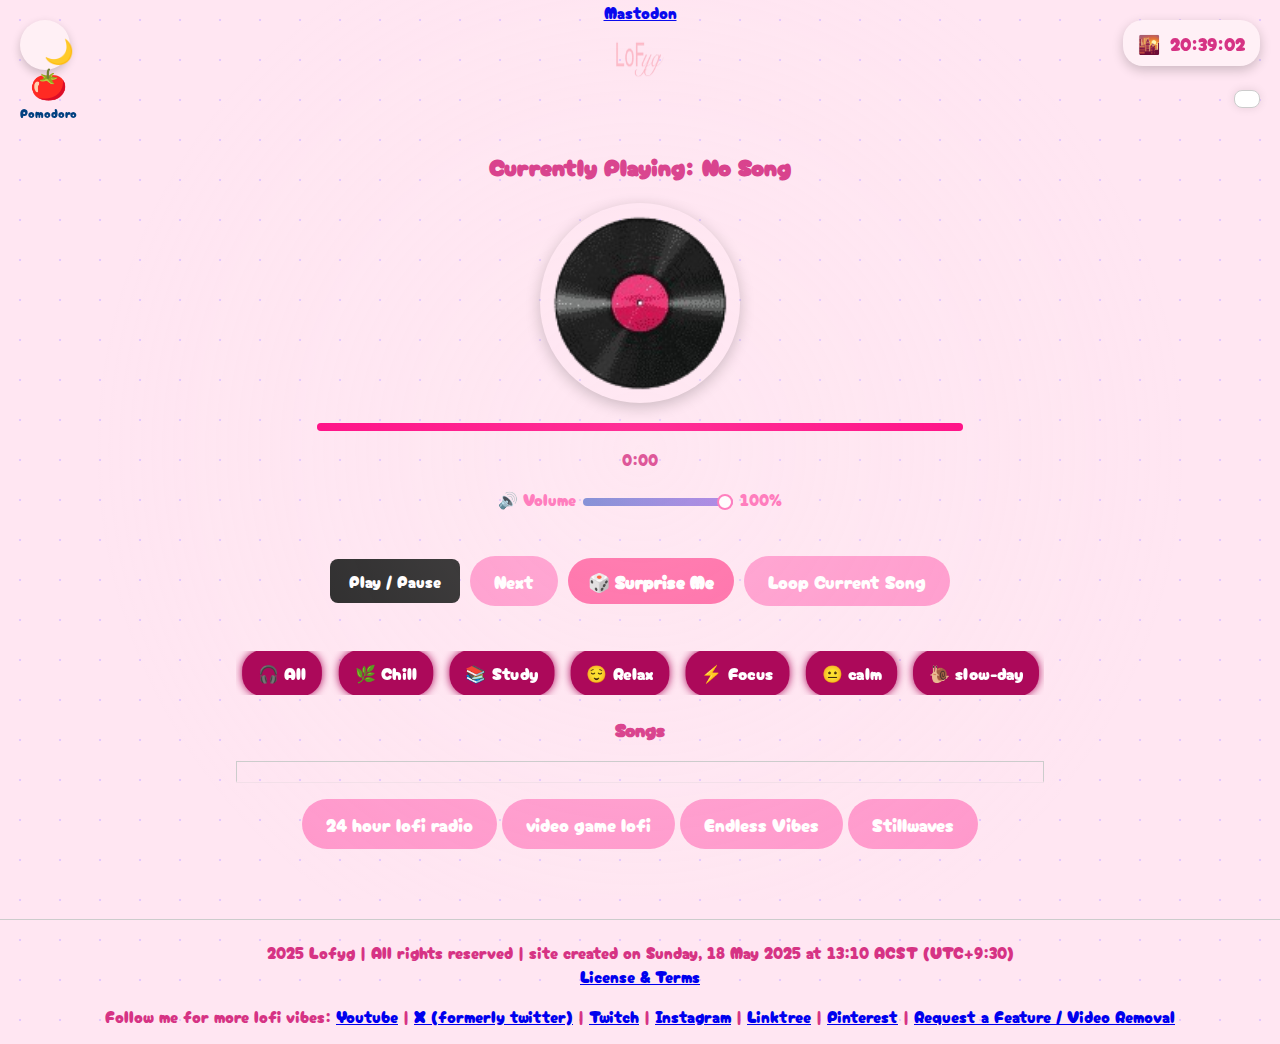
<file: index.html>
<!DOCTYPE html>
<html lang="en">
<head>
    <meta charset="UTF-8">
    <a rel="me" href="https://mastodon.social/@bleumino1">Mastodon</a>
    <meta name="viewport" content="width=device-width, initial-scale=1.0">
    <meta name="google-site-verification" content="DE7CL9W2A8_Mjqf6g0jHH9b96l44hyfrhOCt37LW0Z4"/>
    <title>Lofyg</title>
    <link rel="stylesheet" href="app.css?v=1.0.1">
    <script src="https://www.youtube.com/iframe_api"></script>

    <!-- Google tag (gtag.js) -->
    <script async src="https://www.googletagmanager.com/gtag/js?id=G-1ELN5H2HBG"></script>
    <script>
        window.dataLayer = window.dataLayer || [];
        function gtag(){dataLayer.push(arguments);}
        gtag('js', new Date());

        gtag('config', 'G-1ELN5H2HBG');
    </script>

    <meta name="description" content="Lofyg is a relaxing lo-fi music player for chilling, studying, or focusing. Listen to curated beats and stay in the zone.">
    <meta name="keywords" content="lofi, lo-fi, music, chill beats, study music, relaxing, focus music, lo-fi radio, ambient player">
    <meta name="author" content="Nghia Duc Tran / Bleumino">

    <meta property="og:title" content="Lofyg – Lo-Fi Music Player">
    <meta property="og:description" content="Relax to curated lo-fi beats for chilling, studying, and focus.">
    <meta property="og:image" content="https://comics6969.github.io/Lofyg/preview.jpg"> <!-- use a real preview image -->
    <meta property="og:url" content="https://comics6969.github.io/Lofyg/">
    <meta property="og:type" content="website">

    <meta name="twitter:card" content="summary_large_image">
    <meta name="twitter:title" content="Lofyg – Chill and Study to Lo-Fi Beats">
    <meta name="twitter:description" content="Relax to lo-fi music. Lofyg is your chill study companion.">
    <meta name="twitter:image" content="https://comics6969.github.io/Lofyg/preview.jpg">
    
    
    <link rel="preconnect" href="https://fonts.googleapis.com">
    <link rel="preconnect" href="https://fonts.gstatic.com" crossorigin>
    <link href="https://fonts.googleapis.com/css2?family=Cherry+Bomb+One&display=swap" rel="stylesheet">
</head>
<body class="main-playlist">

    <header>
        <img class="logo"src="logo.png">
        <button id="theme-toggle" title="Switch Theme">🌙</button>
        <div id="google_translate_element"></div>

        <!-- Pomodoro Timer Button using emoji -->
       <div style="position: fixed; top: 60px; left: 20px; text-align: center; z-index: 1000;">
    <a href="pomodoro timer.html" style="font-size: 30px; text-decoration: none;">🍅</a>
    <div style="font-size: 12px; color: #004080;">Pomodoro</div>
    </div>
    </header>
    <br>
    <div id="clock-container">
        <span id="time-icon">⏳</span>
        <span id="local-time">00:00:00</span>
    </div>
    
    <main id="music-player">
        <!-- Display Song Title -->
        <section id="song-info">
            <h2 id="song-title">Currently Playing: No Song</h2>
        </section>

        
        
        <!-- Vinyl Record Animation -->
        <section id="vinyl-container">
            <img id="vinyl" src="Pink Vinyl Record Icon.png" alt="Vinyl Record">
        </section>

        <!-- Progress Bar for Song -->
        <section id="progress-container">
            <div id="progress-bar"></div>
        </section>


        <!-- Time Remaining Display -->
        <p id="time-remaining">0:00</p>
        
      <section id="volume-control">
  <label for="volume-slider">🔊 Volume</label>
  <input type="range" id="volume-slider" min="0" max="100" value="100">
  <span id="volume-percent">100%</span>
</section>

        <!-- Play/Pause & Next Song Buttons -->
        <section class="button-container">
            <button id="play">Play / Pause</button>
            <button id="next">Next</button>
            <button id="shuffle-surprise">🎲 Surprise Me</button>
            <button id="loop-single" class="mode-toggle">Loop Current Song</button>
        </section>
         <div id="quote-popup" class="quote-popup hidden">
            <p id="quote-text">🌸 You're doing great!</p>
        </div>
       <!-- mood selector Buttons -->
        <div id="mood-selector" style="text-align:center; margin: 20px 0;">
            <button data-mood="all" class="active">🎧 All</button>
            <button data-mood="chill">🌿 Chill</button>
            <button data-mood="study">📚 Study</button>
            <button data-mood="relax">😌 Relax</button>
            <button data-mood="focus">⚡ Focus</button>
            <button data-mood="calm">😐 calm</button>
            <button data-mood="slow-day">🐌 slow-day</button>
        </div>
            <h3>Songs</h3>

        <!-- Song Queue -->
        <ul id="queue"></ul>

        <section class="mode-toggle-container">
            <button onclick="document.location='lofi-girl-stream.html'"> 24 hour lofi radio</button>
                       <button onclick="document.location='video-game-lofi.html'"> video game lofi </button>
            <button onclick="document.location='endless-vibes.html'">Endless Vibes</button>
            <button onclick="document.location='Stillwaves.html'"> Stillwaves </button>
        </section>

        <!-- YouTube Player Container -->
        <section id="player-container">
            <div id="youtube-player"></div>
        </section>
    </main>

    <script src="app.js?v=1.0.1"></script>
    <script src="Toggle.js"></script>
    <script src="smartPlaylist.js"></script> 
    <script src="translate.js"></script>
    <script src="seasonalTheme.js"></script>
</body>

<footer> 2025 Lofyg | All rights reserved | site created on Sunday, 18 May 2025 at 13:10 ACST (UTC+9:30)
    <br>
    <a href="license.html">License & Terms </a>
    <br>
    <p>Follow me for more lofi vibes:  
        <a href="https://www.youtube.com/@Bleumino" target="YouTube"> Youtube</a> |  
        <a href="https://x.com/nghiatr23118906" target="X (formerly twitter)"> X (formerly twitter)</a> |  
        <a href="https://www.twitch.tv/funnycomicsbrawlstars" target="Twitch">Twitch</a> |  
        <a href="https://www.instagram.com/bleumino1" target="Instagram">Instagram</a> |
        <a href="https://linktr.ee/nghiaductran?ltsid=f0e5b05d-e8c7-4ca7-aeb5-d23fda2ac877" target="linktree">Linktree</a> |
        <a href="https://pin.it/2cX4NDRRe">Pinterest</a> |
        <a href="https://forms.gle/yrDpBq2q6RtFcqHj7" target="_blank" rel="noopener noreferrer">Request a Feature / Video Removal </a>
    </p>
</footer>
</html>
</file>
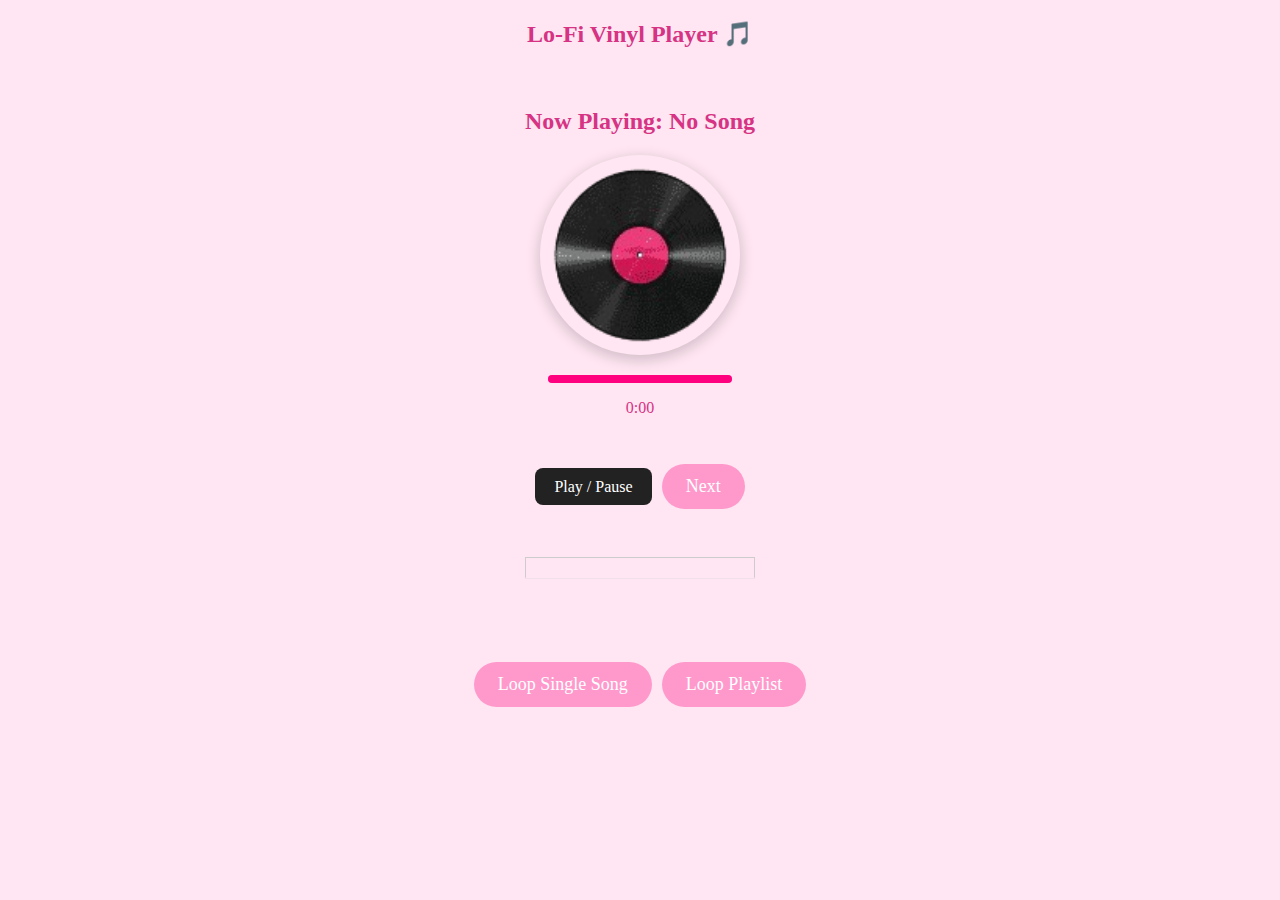
<file: app.html>
<!DOCTYPE html>
<html lang="en">
<head>
    <meta charset="UTF-8">
    <meta name="viewport" content="width=device-width, initial-scale=1.0">
    <title>Lo-Fi Vinyl Player</title>
    <link rel="stylesheet" href="app.css">
    <script src="https://www.youtube.com/iframe_api"></script>
</head>
<body>

    <h2>Lo-Fi Vinyl Player 🎵</h2>
    
    <div id="music-player">
        <h2 id="song-title">Now Playing: No Song</h2>
        
        <!-- 🎵 Vinyl Record -->
        <div id="vinyl-container">
            <img id="vinyl" src="Pink Vinyl Record Icon.png">
        </div>

        <div id="progress-container">
            <div id="progress-bar"></div>
        </div>
        <p id="time-remaining">0:00</p>

        <!-- 🎶 Button Container for Play, Next -->
        <div class="button-container">
            <button id="play">Play / Pause</button>
            <button id="next">Next</button>
        </div>
        
        <ul id="queue"></ul>
    </div>

    <!-- 🎶 Loop Mode Buttons -->
    <div class="button-container">
        <button id="loop-single" class="mode-toggle">Loop Single Song</button>
        <button id="loop-playlist" class="mode-toggle">Loop Playlist</button>
    </div>

    <!-- 🎶 YouTube Player -->
    <div id="player-container">
        <div id="youtube-player"></div>
    </div>

    <script src="app.js"></script>
</body>
</html>
</file>
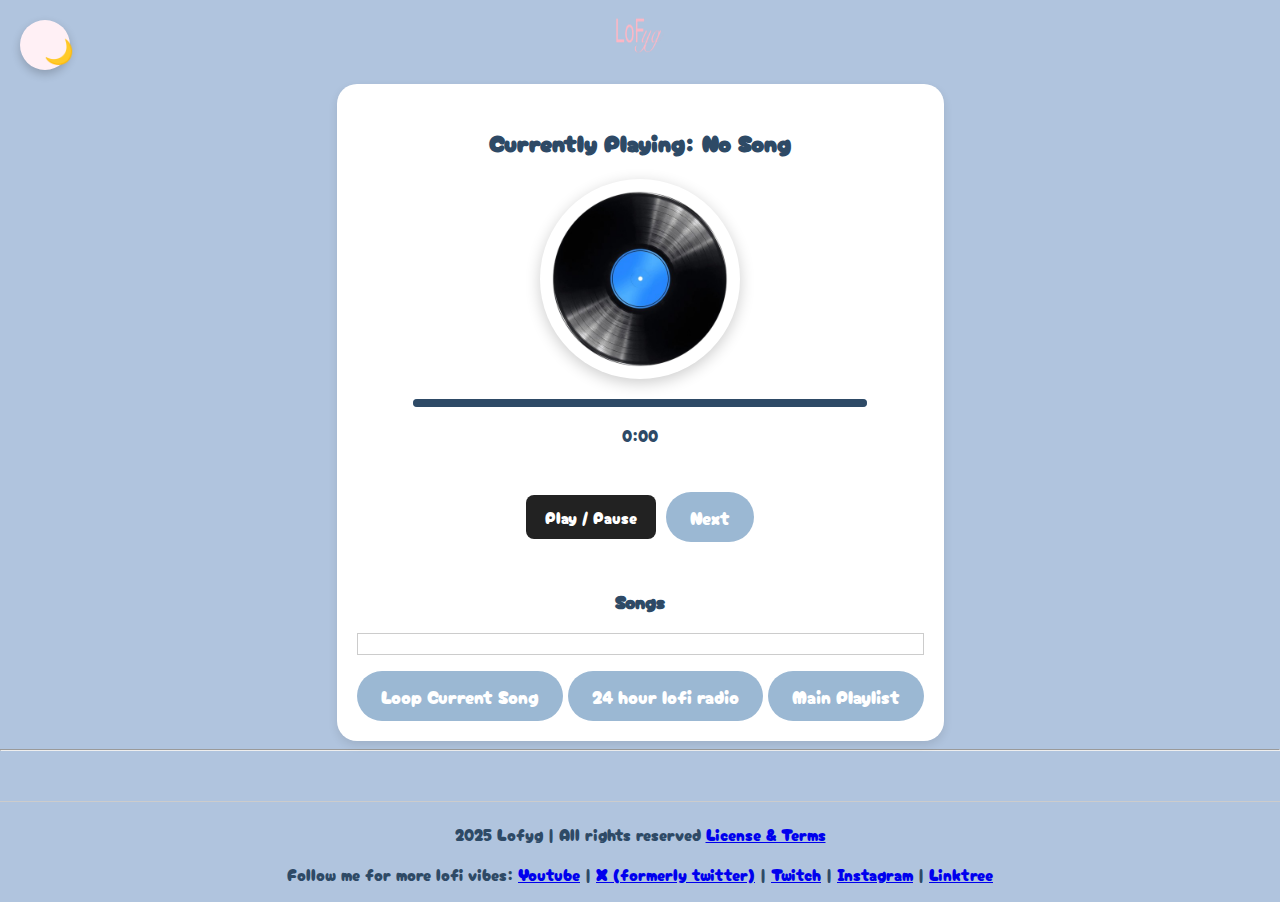
<file: cossy-lofi.html>
<!DOCTYPE html>
<html lang="en">
<head>
    <meta charset="UTF-8">
    <meta name="viewport" content="width=device-width, initial-scale=1.0">
    <meta name="google-site-verification" content="DE7CL9W2A8_Mjqf6g0jHH9b96l44hyfrhOCt37LW0Z4"/>
    <title>Lofyg</title>
    <link rel="stylesheet" href="cossy-lofi.css">
    <script src="https://www.youtube.com/iframe_api"></script>
    
    <link rel="preconnect" href="https://fonts.googleapis.com">
    <link rel="preconnect" href="https://fonts.gstatic.com" crossorigin>
    <link href="https://fonts.googleapis.com/css2?family=Cherry+Bomb+One&display=swap" rel="stylesheet">
</head>
<body>

    <header>
        <img class="logo"src="logo.png">
        <br>
        <button id="theme-toggle" title="Switch Theme">🌙</button>
    </header>

    <main id="music-player">
        <!-- Display Song Title -->
        <section id="song-info">
            <h2 id="song-title">Currently Playing: No Song</h2>
        </section>
        
        <!-- Vinyl Record Animation -->
        <section id="vinyl-container">
            <img id="vinyl" src="Vinyl Record Blue.png" alt="Vinyl Record">
        </section>

        <!-- Progress Bar for Song -->
        <section id="progress-container">
            <div id="progress-bar"></div>
        </section>

        <!-- Time Remaining Display -->
        <p id="time-remaining">0:00</p>

        <!-- Play/Pause & Next Song Buttons -->
        <section class="button-container">
            <button id="play">Play / Pause</button>
            <button id="next">Next</button>
        </section>
            <h3>Songs</h3>

        <!-- Song Queue -->
        <ul id="queue"></ul>

        <!-- Loop Mode Control Buttons -->
        <section class="mode-toggle-container">
            <button id="loop-single" class="mode-toggle">Loop Current Song</button>
            <button onclick="document.location='lofi-girl-stream.html'"> 24 hour lofi radio</button>
            <button onclick="document.location='index.html'"> Main Playlist</button>
        </section>

        <!-- YouTube Player Container -->
        <section id="player-container">
            <div id="youtube-player"></div>
        </section>
    </main>

    <script src="cossy-lofi.js"></script>
    <script src="notifications.js"></script>
    <script src="backgroundPlayback.js"></script>
     <script src="Toggle.js"></script>
</body>
<br>
<hr>
<footer> 2025 Lofyg | All rights reserved 
    <a href="license.html">License & Terms</a>
    <p>Follow me for more lofi vibes:  
        <a href="https://www.youtube.com/@FC-BS" target="YouTube"> Youtube</a> |  
        <a href="https://x.com/nghiatr23118906" target="X (formerly twitter)"> X (formerly twitter)</a> |  
        <a href="https://www.twitch.tv/funnycomicsbrawlstars" target="Twitch">Twitch</a> |  
        <a href="https://www.instagram.com/funnycomicsbrawlstars" target="Instagram">Instagram</a> |
        <a href="https://linktr.ee/nghiaductran?ltsid=f0e5b05d-e8c7-4ca7-aeb5-d23fda2ac877" target="linktree">Linktree</a>
    </p>
</footer>
</html>
</file>
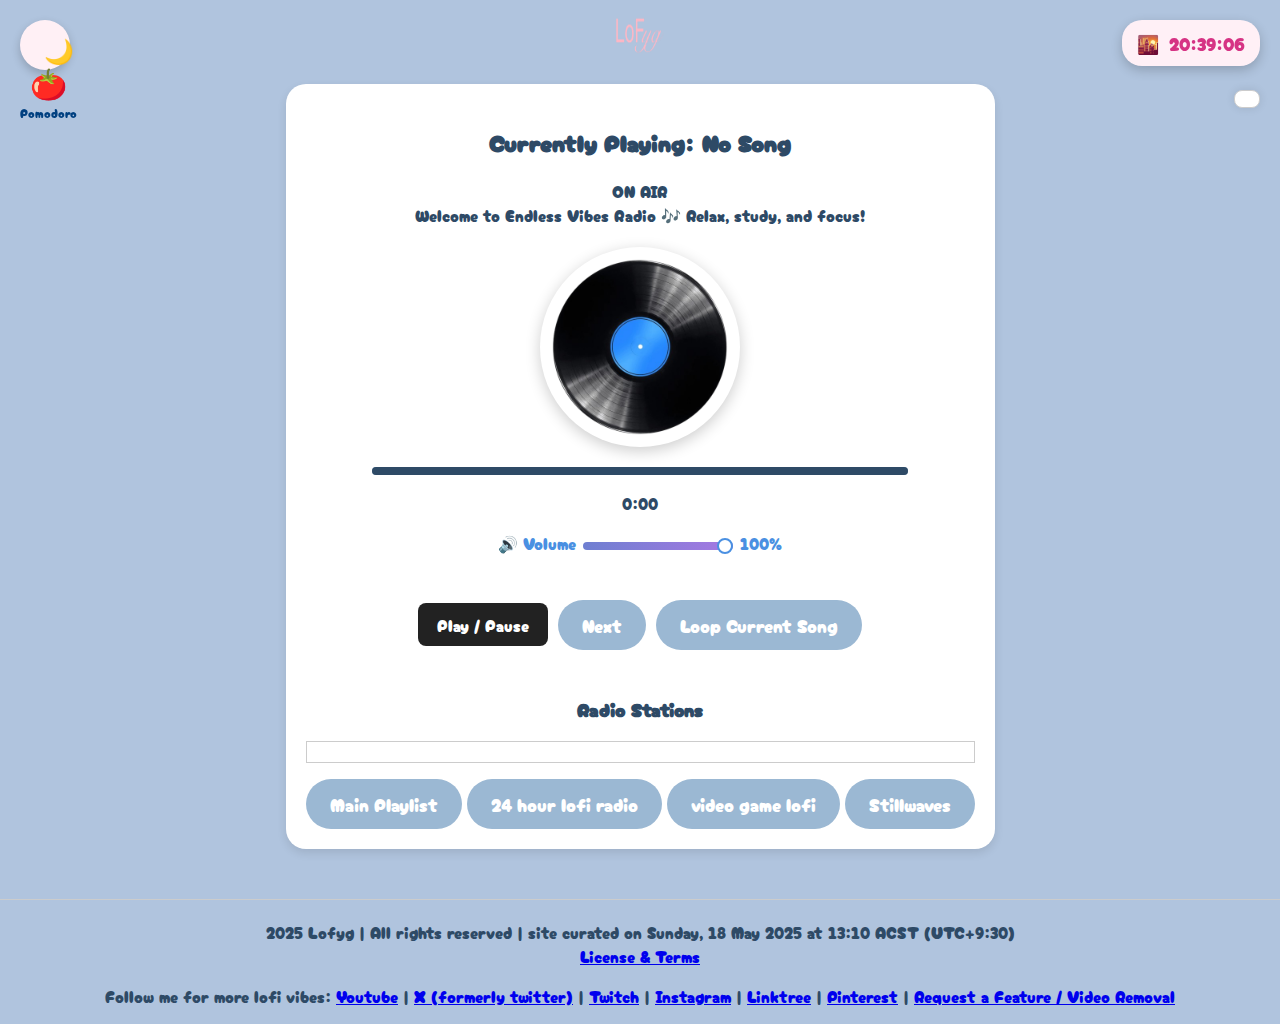
<file: endless-vibes.html>
<!DOCTYPE html>
<html lang="en">
<head>
    <meta charset="UTF-8">
    <meta name="viewport" content="width=device-width, initial-scale=1.0">
    <meta name="google-site-verification" content="DE7CL9W2A8_Mjqf6g0jHH9b96l44hyfrhOCt37LW0Z4"/>
    <title>Lofyg</title>
    <link rel="stylesheet" href="cossy-lofi.css">
    <script src="https://www.youtube.com/iframe_api"></script>

    <!-- Google tag (gtag.js) -->
    <script async src="https://www.googletagmanager.com/gtag/js?id=G-1ELN5H2HBG"></script>
    <script>
        window.dataLayer = window.dataLayer || [];
        function gtag(){dataLayer.push(arguments);}
        gtag('js', new Date());

        gtag('config', 'G-1ELN5H2HBG');
    </script>

    <meta name="description" content="Lofyg is a relaxing lo-fi music player for chilling, studying, or focusing. Listen to curated beats and stay in the zone.">
    <meta name="keywords" content="lofi, lo-fi, music, chill beats, study music, relaxing, focus music, lo-fi radio, ambient player">
    <meta name="author" content="FunnyComicsBrawlStars/ Nghia Duc Tran / Bleumino">

    <meta property="og:title" content="Lofyg – Lo-Fi Music Player">
    <meta property="og:description" content="Relax to curated lo-fi beats for chilling, studying, and focus.">
    <meta property="og:image" content="https://comics6969.github.io/Lofyg/preview.jpg"> <!-- use a real preview image -->
    <meta property="og:url" content="https://comics6969.github.io/Lofyg/">
    <meta property="og:type" content="website">

    <meta name="twitter:card" content="summary_large_image">
    <meta name="twitter:title" content="Lofyg – Chill and Study to Lo-Fi Beats">
    <meta name="twitter:description" content="Relax to lo-fi music. Lofyg is your chill study companion.">
    <meta name="twitter:image" content="https://comics6969.github.io/Lofyg/preview.jpg">

    
</head>
    <link rel="preconnect" href="https://fonts.googleapis.com">
    <link rel="preconnect" href="https://fonts.gstatic.com" crossorigin>
    <link href="https://fonts.googleapis.com/css2?family=Cherry+Bomb+One&display=swap" rel="stylesheet">
</head>
<body class="endless-vibes">

    <header>
        <img class="logo"src="logo.png">
        <br>
        <button id="theme-toggle" title="Switch Theme">🌙</button>
        <div id="google_translate_element"></div>

        <div style="position: fixed; top: 60px; left: 20px; text-align: center; z-index: 1000;">
    <a href="pomodoro timer.html" style="font-size: 30px; text-decoration: none;">🍅</a>
    <div style="font-size: 12px; color: #004080;">Pomodoro</div>
</div>

    </header>

    <div id="clock-container">
        <span id="time-icon">⏳</span>
        <span id="local-time">00:00:00</span>
    </div>

    <main id="music-player">
        <!-- Display Song Title -->
        <section id="song-info">
            <h2 id="song-title">Currently Playing: No Song</h2>
          <div id="on-air">ON AIR</div>
          <div class="station-announcement">
    <span id="announcement-text">Welcome to Endless Vibes Radio 🎶 Relax, study, and focus!</span>
    <div class="tuner-bar"></div>
  </div>
    </div>
        </section>
        
        <!-- Vinyl Record Animation -->
        <section id="vinyl-container">
            <img id="vinyl" src="Vinyl Record Blue.png" alt="Vinyl Record">
        </section>

        <!-- Progress Bar for Song -->
        <section id="progress-container">
            <div id="progress-bar"></div>
        </section>

        <!-- Time Remaining Display -->
        <p id="time-remaining">0:00</p>

        <section id="volume-control">
  <label for="volume-slider">🔊 Volume</label>
  <input type="range" id="volume-slider" min="0" max="100" value="100">
  <span id="volume-percent">100%</span>
</section>

        <!-- Play/Pause & Next Song Buttons -->
        <section class="button-container">
            <button id="play">Play / Pause</button>
            <button id="next">Next</button>
            <button id="loop-single" class="mode-toggle">Loop Current Song</button>
        </section>
            <h3>Radio Stations</h3>

        <!-- Song Queue -->
        <ul id="queue"></ul>


        
        <section class="mode-toggle-container">
            <button onclick="document.location='index.html'"> Main Playlist</button>
            <button onclick="document.location='lofi-girl-stream.html'"> 24 hour lofi radio</button>
            <button onclick="document.location='video-game-lofi.html'"> video game lofi </button>
             <button onclick="document.location='Stillwaves.html'"> Stillwaves </button>
        </section>

        <!-- YouTube Player Container -->
        <section id="player-container">
            <div id="youtube-player"></div>
        </section>
    </main>

    <script src="endless-vibes.js"></script>
    <script src="Toggle.js"></script>
    <script src="translate.js"></script>
    <script src="seasonalTheme.js"></script>

<footer> 2025 Lofyg | All rights reserved | site curated on Sunday, 18 May 2025 at 13:10 ACST (UTC+9:30)
    <br>
    <a href="license.html">License & Terms</a>
    <br>
    <p>Follow me for more lofi vibes:  
        <a href="https://www.youtube.com/@Bleumino" target="YouTube"> Youtube</a> |  
        <a href="https://x.com/nghiatr23118906" target="X (formerly twitter)"> X (formerly twitter)</a> |  
        <a href="https://www.twitch.tv/funnycomicsbrawlstars" target="Twitch">Twitch</a> |  
        <a href="https://www.instagram.com/bleumino1" target="Instagram">Instagram</a> |
        <a href="https://linktr.ee/nghiaductran?ltsid=f0e5b05d-e8c7-4ca7-aeb5-d23fda2ac877" target="linktree">Linktree</a> |
        <a href="https://pin.it/2cX4NDRRe">Pinterest</a> |
        <a href="https://forms.gle/yrDpBq2q6RtFcqHj7" target="_blank" rel="noopener noreferrer">Request a Feature / Video Removal </a>
    </p>
</footer>
</html>
</file>
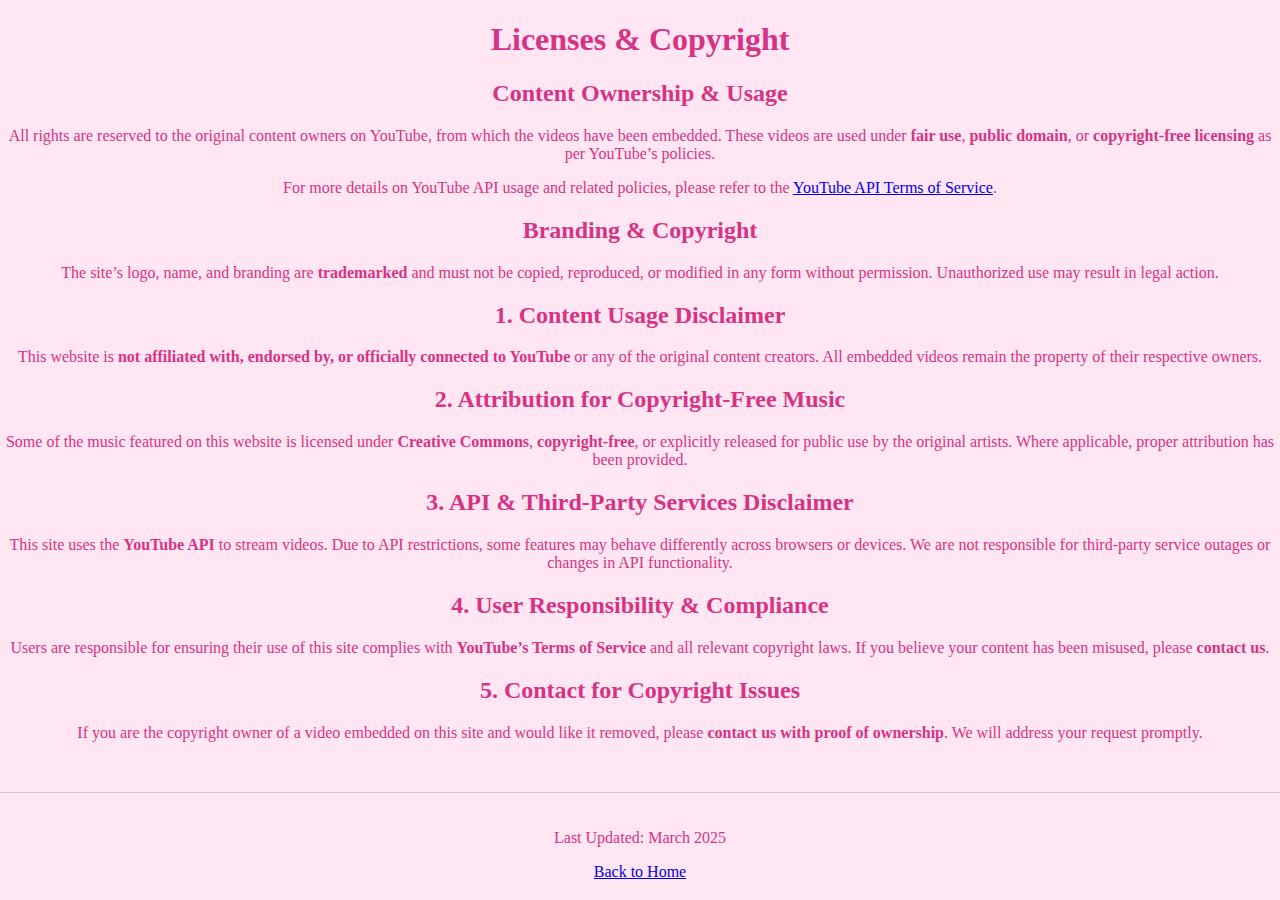
<file: license.html>
<!DOCTYPE html>
<html lang="en">
<head>
    <meta charset="UTF-8">
    <meta name="viewport" content="width=device-width, initial-scale=1.0">
    <title>Licenses & Copyright</title>
    <link rel="stylesheet" href="app.css">
</head>
<body>
    <header>
        <h1>Licenses & Copyright</h1>
    </header>

    <main>
        <section>
            <h2>Content Ownership & Usage</h2>
            <p>All rights are reserved to the original content owners on YouTube, from which the videos have been embedded.  
            These videos are used under <strong>fair use</strong>, <strong>public domain</strong>, or <strong>copyright-free licensing</strong> as per YouTube’s policies.</p>

            <p>For more details on YouTube API usage and related policies, please refer to the  
            <a href="https://developers.google.com/youtube/terms/api-services-terms-of-service" target="_blank">YouTube API Terms of Service</a>.</p>
        </section>

        <section>
            <h2>Branding & Copyright</h2>
            <p>The site’s logo, name, and branding are <strong>trademarked</strong> and must not be copied, reproduced, or modified in any form without permission. Unauthorized use may result in legal action.</p>
        </section>

        <section>
            <h2>1. Content Usage Disclaimer</h2>
            <p>This website is <strong>not affiliated with, endorsed by, or officially connected to YouTube</strong> or any of the original content creators. All embedded videos remain the property of their respective owners.</p>
        </section>

        <section>
            <h2>2. Attribution for Copyright-Free Music</h2>
            <p>Some of the music featured on this website is licensed under <strong>Creative Commons</strong>, <strong>copyright-free</strong>, or explicitly released for public use by the original artists.  
            Where applicable, proper attribution has been provided.</p>
        </section>

        <section>
            <h2>3. API & Third-Party Services Disclaimer</h2>
            <p>This site uses the <strong>YouTube API</strong> to stream videos. Due to API restrictions, some features may behave differently across browsers or devices.  
            We are not responsible for third-party service outages or changes in API functionality.</p>
        </section>

        <section>
            <h2>4. User Responsibility & Compliance</h2>
            <p>Users are responsible for ensuring their use of this site complies with <strong>YouTube’s Terms of Service</strong> and all relevant copyright laws.  
            If you believe your content has been misused, please <strong>contact us</strong>.</p>
        </section>

        <section>
            <h2>5. Contact for Copyright Issues</h2>
            <p>If you are the copyright owner of a video embedded on this site and would like it removed, please <strong>contact us with proof of ownership</strong>.  
            We will address your request promptly.</p>
        </section>
    </main>

    <footer>
        <p>Last Updated: March 2025</p>
        <a href="index.html">Back to Home</a>
    </footer>
</body>
</html>
</file>
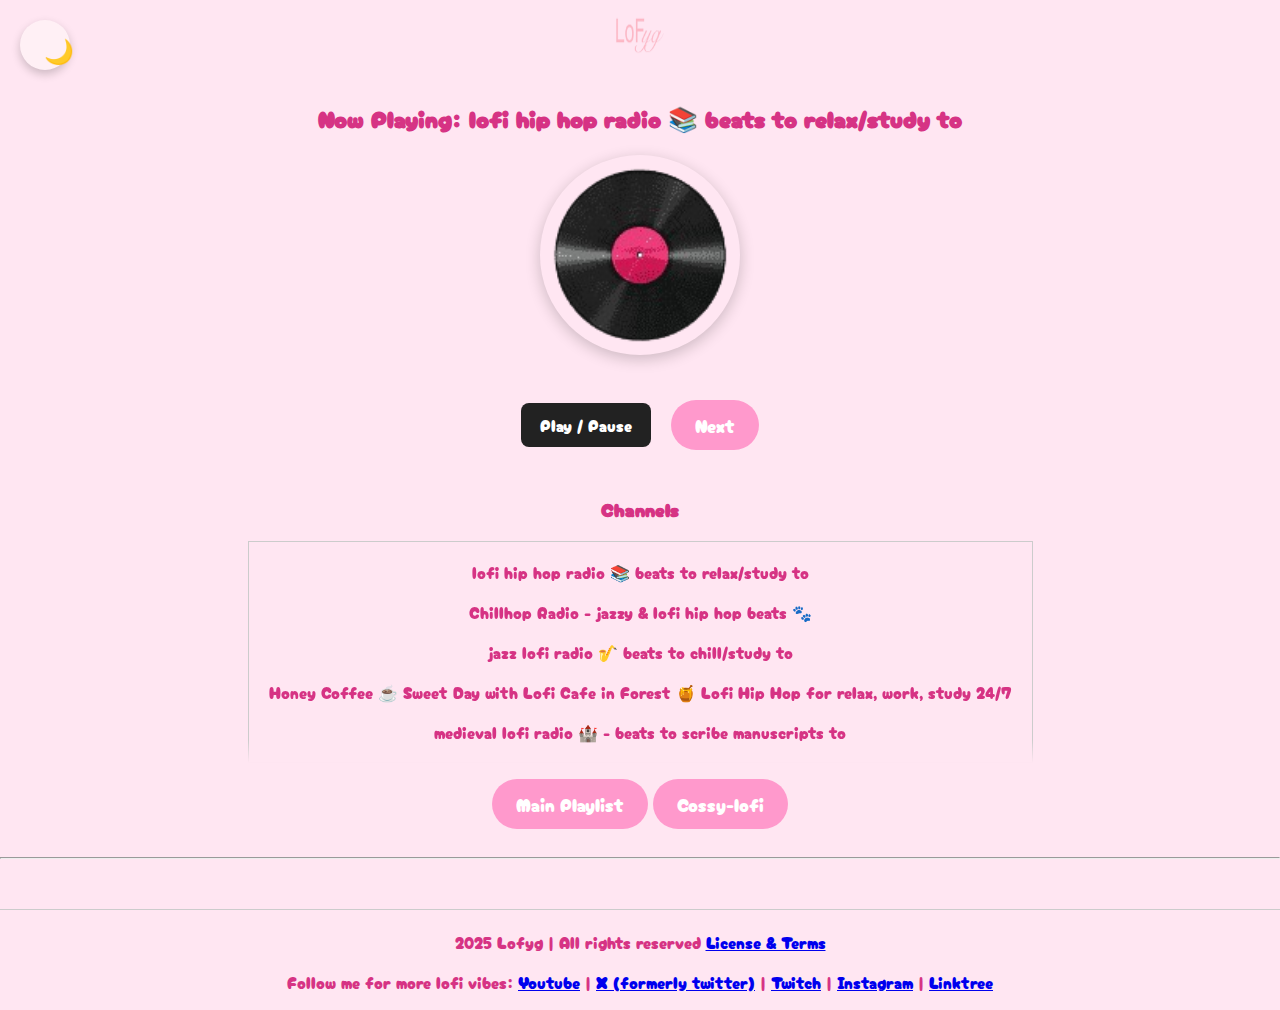
<file: lofi-girl-stream.html>
<!DOCTYPE html>
<html lang="en">
<head>
    <meta charset="UTF-8">
    <meta name="viewport" content="width=device-width, initial-scale=1.0">
    <script src="https://www.youtube.com/iframe_api"></script>
    <title>Lofyg</title>
    <link rel="stylesheet" href="app.css?v=1.0.1">

    <link rel="preconnect" href="https://fonts.googleapis.com">
    <link rel="preconnect" href="https://fonts.gstatic.com" crossorigin>
    <link href="https://fonts.googleapis.com/css2?family=Cherry+Bomb+One&display=swap" rel="stylesheet">
</head>
<body>

    <header>
       <img class="logo"src="logo.png">
    </header>
    <button id="theme-toggle" title="Switch Theme">🌙</button>
    <main id="music-player">
        <section id="song-info">
            <h2 id="song-title">Currently Playing: No Song</h2>
        </section>

        <section id="vinyl-container">
            <img id="vinyl" src="Pink Vinyl Record Icon.png" alt="Vinyl Record">
        </section>

        <section class="button-container">
            <button id="play">Play / Pause</button>
        </section>

        <section id="player-container">
            <div id="youtube-player"></div>
        </section>

        <section id="queue-container">
            <h3>Channels</h3>
            <ul id="queue"></ul>
        </section>
        <section id="navigation">
            <button onclick="window.location.href='index.html'"> Main Playlist</button>
            <button onclick="document.location='cossy-lofi.html'"> Cossy-lofi</button>
        </section>
    </main>

    <script src="lofi-girl-stream.js?v=1.02"></script>
    <script src="notifications.js"></script>
    <script src="backgroundPlayback.js"></script>
    <script src="Toggle.js"></script>
</body>
<br>
<hr>
<footer> 2025 Lofyg | All rights reserved 
    <a href="license.html">License & Terms</a>
    <p>Follow me for more lofi vibes:  
        <a href="https://www.youtube.com/@FC-BS" target="YouTube"> Youtube</a> |  
        <a href="https://x.com/nghiatr23118906" target="X (formerly twitter)"> X (formerly twitter)</a> |  
        <a href="https://www.twitch.tv/funnycomicsbrawlstars" target="Twitch">Twitch</a> |  
        <a href="https://www.instagram.com/funnycomicsbrawlstars" target="Instagram">Instagram</a> |
        <a href="https://linktr.ee/nghiaductran?ltsid=f0e5b05d-e8c7-4ca7-aeb5-d23fda2ac877" target="linktree">Linktree</a>
    </p>
</footer>
</html>
</file>
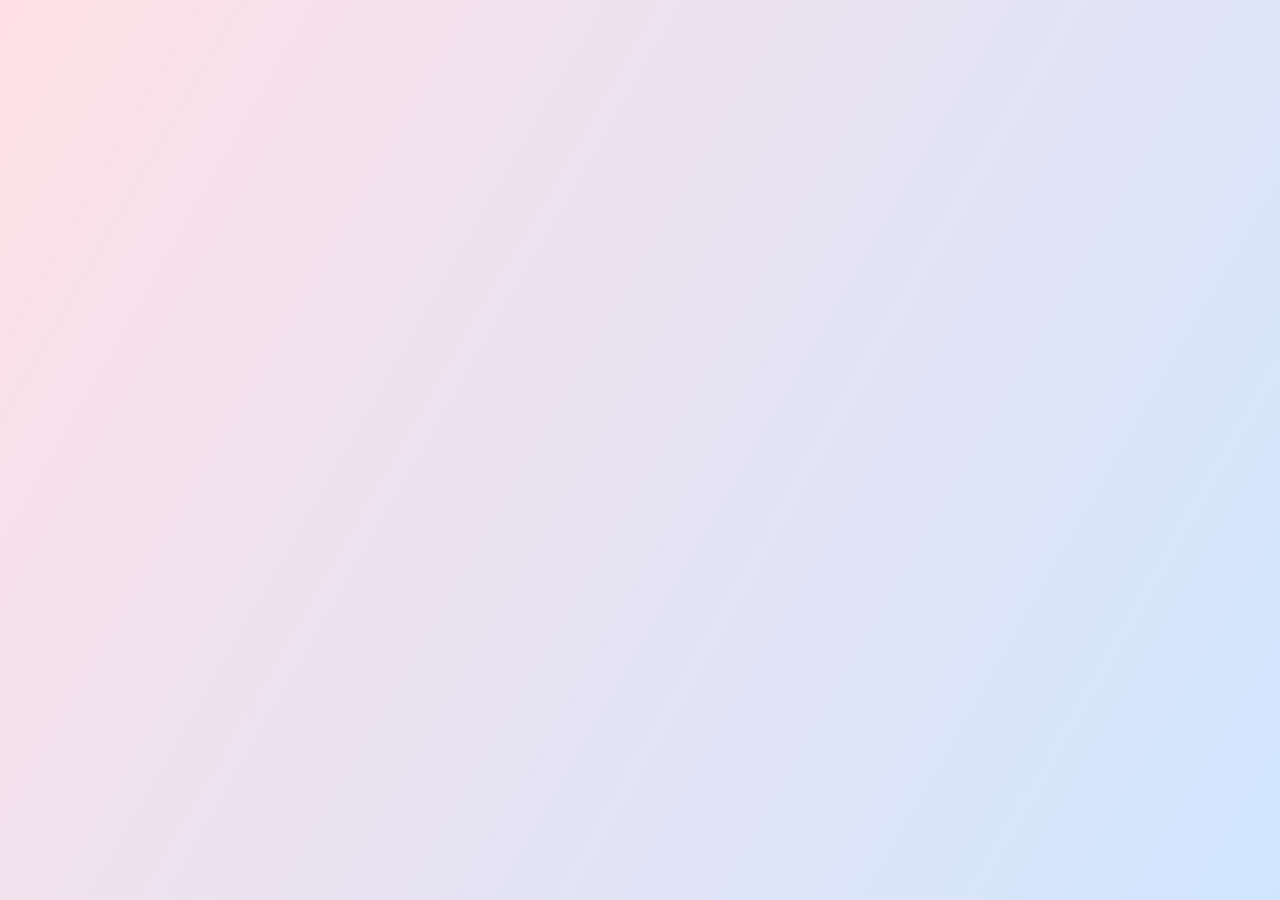
<file: Pomodoro timer.html>
<!DOCTYPE html>
<html lang="en">
<head>
    <meta charset="UTF-8">
    <meta name="viewport" content="width=device-width, initial-scale=1.0">
    <link rel="stylesheet" href="pomodoro.css">
    <title>Pomodoro Timer</title>
</head>
<body>
    <h1>Pomodoro Timer</h1>
    <div id="timer">25:00</div>
    <div class="buttons">
        <button id="start">Start</button>
        <button id="pause">Pause</button>
        <button id="reset">Reset</button>
        <button id="shortBreak">Short Break</button>
        <button id="longBreak">Long Break</button>
    </div>


        <section class="mode-toggle-container">
            <button onclick="window.location.href='index.html'"> Main Playlist</button>
            <button onclick="document.location='lofi-girl-stream.html'"> 24 hour lofi radio</button>
            <button onclick="document.location='cossy-lofi.html'">Cossy Lofi</button>
            <button onclick="document.location='endless-vibes.html'">Endless Vibes</button>
            <button onclick="document.location='Stillwaves.html'"> Stillwaves </button>
        </section>

</body>
<script src="pomodoro.js"></script>
</html>
</file>
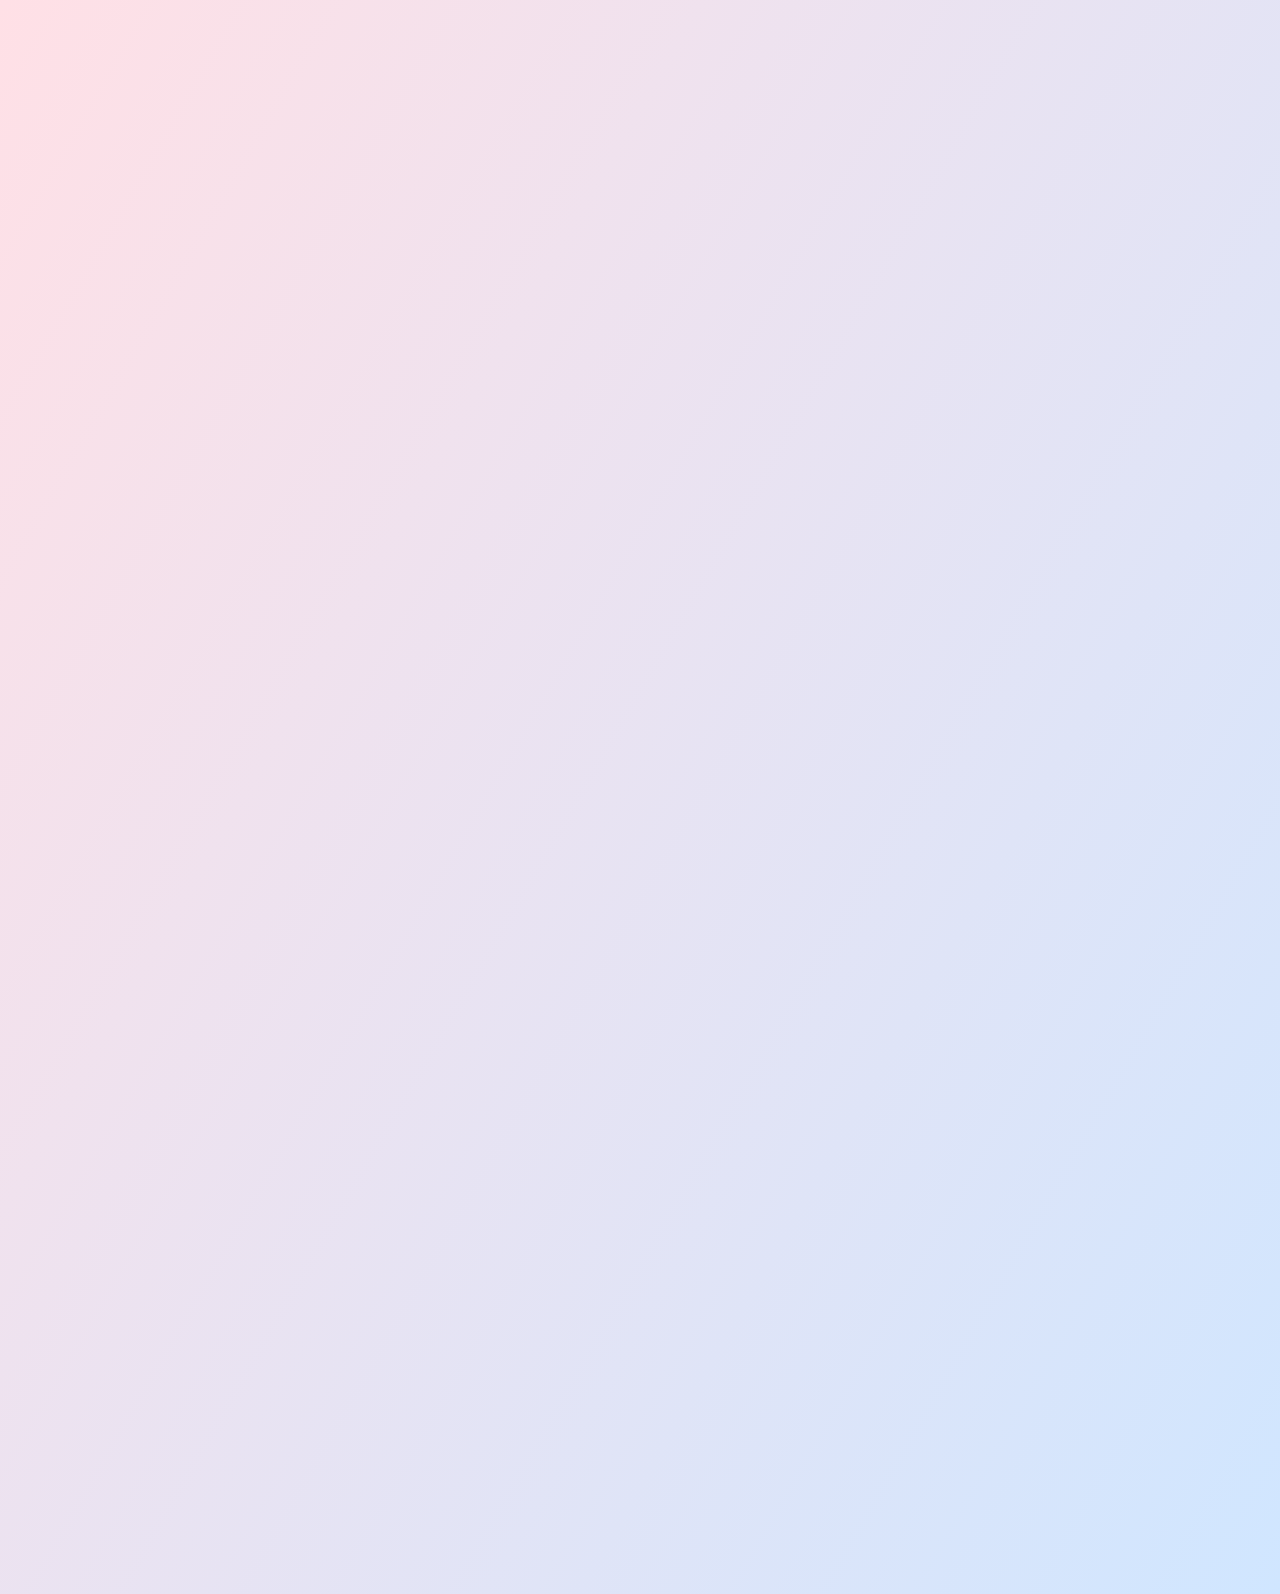
<file: pomodoro timer.html>
<!DOCTYPE html>
<html lang="en">
<head>
    <meta charset="UTF-8">
    <meta name="viewport" content="width=device-width, initial-scale=1.0">
    <link rel="stylesheet" href="pomodoro.css">
    <title>Pomodoro Timer</title>
</head>
<body>
    <h1>Pomodoro Timer</h1>
    <div id="timer">25:00</div>
    <div class="buttons">
        <button id="start">Start</button>
        <button id="pause">Pause</button>
        <button id="reset">Reset</button>
        <button id="shortBreak">Short Break</button>
        <button id="longBreak">Long Break</button>
    </div>

    <!-- Hidden Lofi Videos -->
     <iframe width="560" height="315" src="https://www.youtube.com/embed/9M4jZuqdw04?si=LBlHRrqWyn4djjgk" title="YouTube video player" frameborder="0" allow="accelerometer; autoplay; clipboard-write; encrypted-media; gyroscope; picture-in-picture; web-share" referrerpolicy="strict-origin-when-cross-origin" allowfullscreen></iframe>
     <iframe width="560" height="315" src="https://www.youtube.com/embed/mypnwpywaaw?si=Gg3C5RKMtd0bnD1T" title="YouTube video player" frameborder="0" allow="accelerometer; autoplay; clipboard-write; encrypted-media; gyroscope; picture-in-picture; web-share" referrerpolicy="strict-origin-when-cross-origin" allowfullscreen></iframe>
     <iframe width="560" height="315" src="https://www.youtube.com/embed/bQzIQa5YKvw?si=yNZAIVfJN1peB_o-" title="YouTube video player" frameborder="0" allow="accelerometer; autoplay; clipboard-write; encrypted-media; gyroscope; picture-in-picture; web-share" referrerpolicy="strict-origin-when-cross-origin" allowfullscreen></iframe>
     <iframe width="560" height="315" src="https://www.youtube.com/embed/OkjC4z5dFrg?si=eL_5OtXSSI5AiP1Y" title="YouTube video player" frameborder="0" allow="accelerometer; autoplay; clipboard-write; encrypted-media; gyroscope; picture-in-picture; web-share" referrerpolicy="strict-origin-when-cross-origin" allowfullscreen></iframe>

<br>

        <section class="mode-toggle-container">
            <button onclick="window.location.href='index.html'"> Main Playlist</button>
            <button onclick="document.location='lofi-girl-stream.html'"> 24 hour lofi radio</button>
            <button onclick="document.location='cossy-lofi.html'">Cossy Lofi</button>
            <button onclick="document.location='endless-vibes.html'">Endless Vibes</button>
            <button onclick="document.location='Stillwaves.html'"> Stillwaves </button>
        </section>

</body>
<script src="pomodoro.js"></script>
</html>
</file>
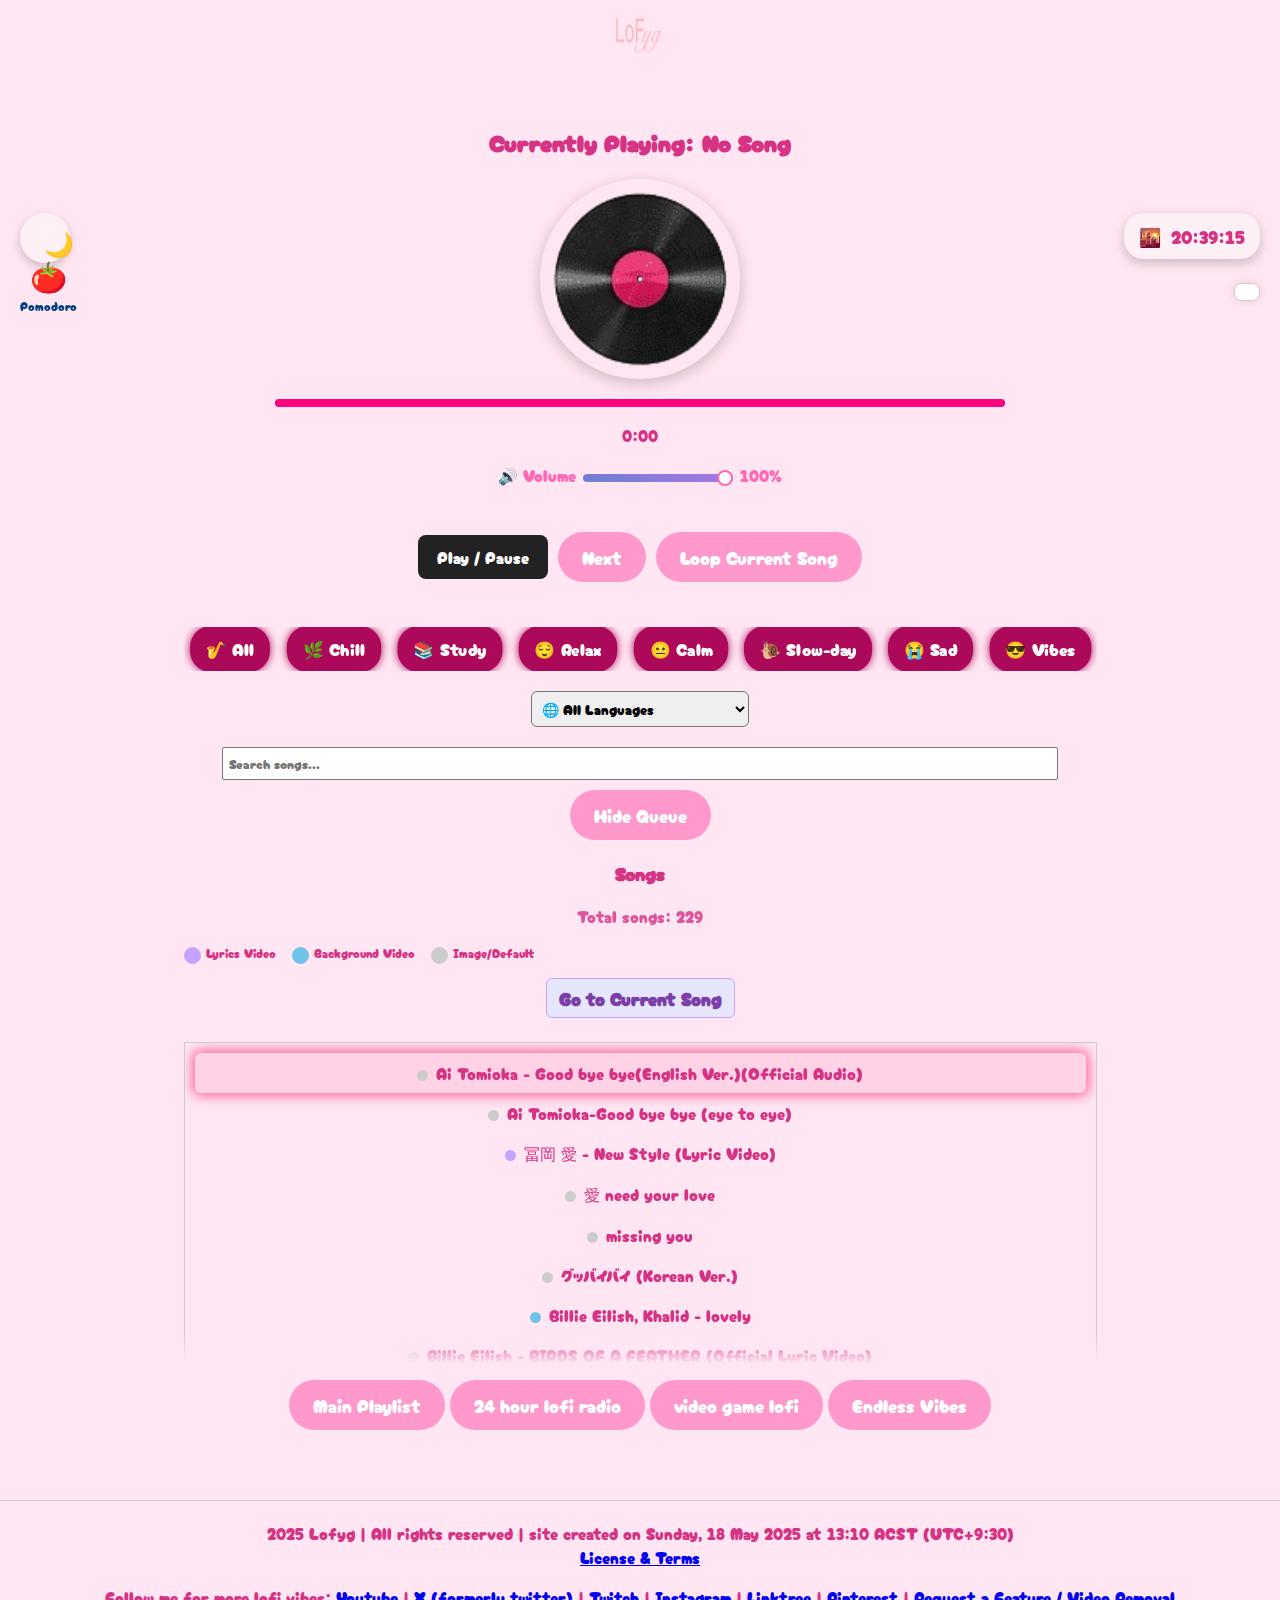
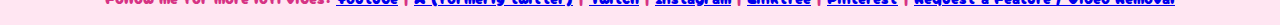
<file: Stillwaves.html>
<!DOCTYPE html>
<html lang="en">
<head>
    <meta charset="UTF-8">
    <meta name="viewport" content="width=device-width, initial-scale=1.0">
    <meta name="google-site-verification" content="DE7CL9W2A8_Mjqf6g0jHH9b96l44hyfrhOCt37LW0Z4"/>
    <title>Lofyg</title>
    <link rel="stylesheet" href="app.css?v=1.0.1">
    <script src="https://www.youtube.com/iframe_api"></script>

    <!-- Google tag (gtag.js) -->
    <script async src="https://www.googletagmanager.com/gtag/js?id=G-1ELN5H2HBG"></script>
    <script>
        window.dataLayer = window.dataLayer || [];
        function gtag(){dataLayer.push(arguments);}
        gtag('js', new Date());
        gtag('config', 'G-1ELN5H2HBG');
    </script>

    <meta name="description" content="Lofyg is a relaxing lo-fi music player for chilling, studying, or focusing. Listen to curated beats and stay in the zone.">
    <meta name="keywords" content="lofi, lo-fi, music, chill beats, study music, relaxing, focus music, lo-fi radio, ambient player">
    <meta name="author" content="FunnyComicsBrawlStars/ Nghia Duc Tran / Bleumino">

    <meta property="og:title" content="Lofyg – Lo-Fi Music Player">
    <meta property="og:description" content="Relax to curated lo-fi beats for chilling, studying, and focus.">
    <meta property="og:image" content="https://comics6969.github.io/Lofyg/preview.jpg">
    <meta property="og:url" content="https://comics6969.github.io/Lofyg/">
    <meta property="og:type" content="website">

    <meta name="twitter:card" content="summary_large_image">
    <meta name="twitter:title" content="Lofyg – Chill and Study to Lo-Fi Beats">
    <meta name="twitter:description" content="Relax to lo-fi music. Lofyg is your chill study companion.">
    <meta name="twitter:image" content="https://comics6969.github.io/Lofyg/preview.jpg">

    <link rel="preconnect" href="https://fonts.googleapis.com">
    <link rel="preconnect" href="https://fonts.gstatic.com" crossorigin>
    <link href="https://fonts.googleapis.com/css2?family=Cherry+Bomb+One&display=swap" rel="stylesheet">
</head>
<body class="stillwaves-playlist">

    <header>
        <img class="logo"src="logo.png">
        <button id="theme-toggle" title="Switch Theme">🌙</button>
       <div id="google_translate_element"></div>

       <div style="position: fixed; top: 60px; left: 20px; text-align: center; z-index: 1000;">
    <a href="pomodoro timer.html" style="font-size: 30px; text-decoration: none;">🍅</a>
    <div style="font-size: 12px; color: #004080;">Pomodoro</div>
</div>
    </header>
    <br>
    <div id="clock-container">
        <span id="time-icon">⏳</span>
        <span id="local-time">00:00:00</span>
    </div>

    <main id="music-player">
        <section id="song-info">
            <h2 id="song-title">Currently Playing: No Song</h2>
        </section>

        <section id="vinyl-container">
            <img id="vinyl" src="Pink Vinyl Record Icon.png" alt="Vinyl Record">
        </section>

        <section id="progress-container">
            <div id="progress-bar"></div>
        </section>

        <p id="time-remaining">0:00</p>

       <section id="volume-control">
  <label for="volume-slider">🔊 Volume</label>
  <input type="range" id="volume-slider" min="0" max="100" value="100">
  <span id="volume-percent">100%</span>
</section>

        <section class="button-container">
            <button id="play">Play / Pause</button>
            <button id="next">Next</button>
             <button id="loop-single" class="mode-toggle">Loop Current Song</button>
        </section>

        <div id="quote-popup" class="quote-popup hidden">
            <p id="quote-text">🌸 You're doing great!</p>
        </div>

        <!-- mood selector Buttons -->
        <div id="mood-selector" style="text-align:center; margin: 20px 0;">
            <button data-mood="all" class="active">🎷 All</button>
            <button data-mood="chill">🌿 Chill</button>
            <button data-mood="study">📚 Study</button>
            <button data-mood="relax">😌 Relax</button>
            <button data-mood="calm">😐 Calm</button>
            <button data-mood="slow-day">🐌 Slow-day</button>
            <button data-mood="sad"> 😭 Sad</button>
            <button data-mood="vibes"> 😎 Vibes</button>
        </div>

        <!-- language selector Buttons -->
        <div id="language-selector" style="text-align:center; margin: 20px 0;">
            <button data-language="all"  class="language-btn">🌐 All Languages</button>
            <button data-language="japanese" class="language-btn">
                🇯🇵 
                <span class="tooltip">Japanese</span>
            </button>

            <button data-language="english" class="language-btn">
                🇺🇸/🇦🇺/🇬🇧/🇨🇦/🇳🇿 
                  <span class="tooltip">English</span>
            </button>

            <button data-language="korean" class="language-btn">
                🇰🇷/🇰🇵
                <span class="tooltip"> Korean</span>
            </button>

            <button data-language="french" class="language-btn">
                🇫🇷/🇨🇦/🇨🇭/🇧🇪/🇬🇶
               <span class="tooltip"> French</span>
            </button>

            <button data-language="spanish" class="language-btn">
                🇪🇸/🇲🇽/🇨🇴/🇨🇱/🇦🇷
               <span class="tooltip"> Spanish</span>
            </button>

            <button data-language="vietnamese" class="language-btn">
                🇻🇳
               <span class="tooltip"> Vietnamese</span>
            </button>

            <button data-language="thai" class="language-btn">
                🇹🇭 
                <span class="tooltip">Thai</span>
            </button>

            <button data-language="portuguese" class="language-btn">
                🇧🇷/🇵🇹/🇲🇿/🇦🇴/🇬🇶 
                <span class="tooltip"> Portuguese</span>
            </button>

            <button data-language="indonesian" class="language-btn">
                🇮🇩/🇹🇱
                <span class="tooltip">Indonesian</span>
            </button>

            <button data-language="turkish" class="language-btn">
                🇹🇷/🇨🇾 
                <span class="tooltip">Turkish</span>
            </button>

             <button data-language="arabic" class="language-btn">
                🇸🇦/🇪🇬/🇲🇦/🇱🇧/🇩🇿 
                <span class="tooltip">Arabic</span>
            </button>

             <button data-language="italian" class="language-btn">
                🇮🇹/🇨🇭/🇻🇦/🇸🇲 
                <span class="tooltip">Italian</span>
            </button>

            <button data-language="russian" class="language-btn">
                🇷🇺/🇧🇾/🇰🇿/🇱🇻/🇺🇦
                <span class="tooltip">Russian</span>
            </button>
        </div>
        <input type="text" id="song-search" placeholder="Search songs..." style="margin:10px auto; display:block; width:90%; padding:5px;">
        <button id="toggle-queue-btn" style="display:block; margin: 10px auto;">Hide Queue</button>

        <h3>Songs</h3>
            <p id="song-count" style="text-align:center; opacity:0.8;">
                Songs loaded: 0
            </p>
        <ul id="queue"></ul>

        <section class="mode-toggle-container">
            <button onclick="document.location='index.html'">Main Playlist</button>
            <button onclick="document.location='lofi-girl-stream.html'">24 hour lofi radio</button>
            <button onclick="document.location='video-game-lofi.html'"> video game lofi </button>
            <button onclick="document.location='endless-vibes.html'">Endless Vibes</button>
        </section>

        <section id="player-container">
            <div id="youtube-player"></div>
        </section>
    </main>

    <script src="Stillwaves.js"></script>
    <script src="Toggle.js"></script> 
    <script src="translate.js"></script>
    <script src="seasonalTheme.js"></script>
    <script>
        const toggleQueueBtn = document.getElementById('toggle-queue-btn');
        const queue = document.getElementById('queue');
        toggleQueueBtn.addEventListener('click', () => {
            if (queue.style.display === 'none') {
                queue.style.display = 'block';
                toggleQueueBtn.textContent = 'Hide Queue';
            } else {
                queue.style.display = 'none';
                toggleQueueBtn.textContent = 'Show Queue';
            }
        });
    </script>
</body>

<footer> 2025 Lofyg | All rights reserved | site created on Sunday, 18 May 2025 at 13:10 ACST (UTC+9:30)
    <br>
    <a href="license.html">License & Terms</a>
    <br>
    <p>Follow me for more lofi vibes:  
        <a href="https://www.youtube.com/@Bleumino" target="YouTube"> Youtube</a> |  
        <a href="https://x.com/nghiatr23118906" target="X (formerly twitter)"> X (formerly twitter)</a> |  
        <a href="https://www.twitch.tv/funnycomicsbrawlstars" target="Twitch">Twitch</a> |  
        <a href="https://www.instagram.com/bleumino1" target="Instagram">Instagram</a> |
        <a href="https://linktr.ee/nghiaductran?ltsid=f0e5b05d-e8c7-4ca7-aeb5-d23fda2ac877" target="linktree">Linktree</a> |
        <a href="https://pin.it/2cX4NDRRe">Pinterest</a> |
        <a href="https://forms.gle/yrDpBq2q6RtFcqHj7" target="_blank" rel="noopener noreferrer">Request a Feature / Video Removal </a>
    </p>
</footer>
</html>
</file>
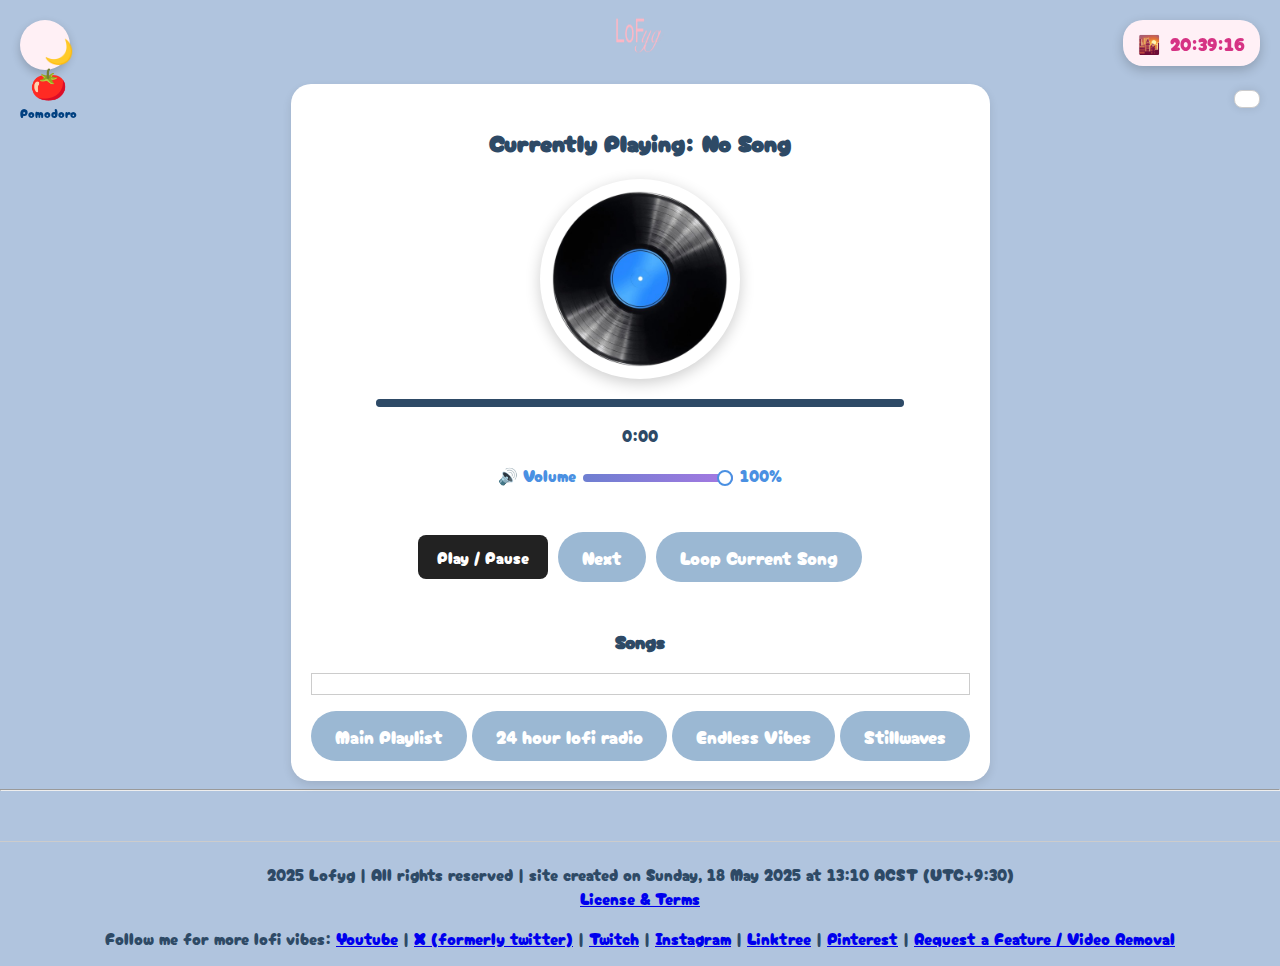
<file: video-game-lofi.html>
<!DOCTYPE html>
<html lang="en">
<head>
    <meta charset="UTF-8">
    <meta name="viewport" content="width=device-width, initial-scale=1.0">
    <meta name="google-site-verification" content="DE7CL9W2A8_Mjqf6g0jHH9b96l44hyfrhOCt37LW0Z4"/>
    <title>Lofyg</title>
    <link rel="stylesheet" href="cossy-lofi.css">
    <script src="https://www.youtube.com/iframe_api"></script>

    <!-- Google tag (gtag.js) -->
    <script async src="https://www.googletagmanager.com/gtag/js?id=G-1ELN5H2HBG"></script>
    <script>
        window.dataLayer = window.dataLayer || [];
        function gtag(){dataLayer.push(arguments);}
        gtag('js', new Date());

        gtag('config', 'G-1ELN5H2HBG');
    </script>

    <meta name="description" content="Lofyg is a relaxing lo-fi music player for chilling, studying, or focusing. Listen to curated beats and stay in the zone.">
    <meta name="keywords" content="lofi, lo-fi, music, chill beats, study music, relaxing, focus music, lo-fi radio, ambient player">
    <meta name="author" content="FunnyComicsBrawlStars/ Nghia Duc Tran / Bleumino">

    <meta property="og:title" content="Lofyg – Lo-Fi Music Player">
    <meta property="og:description" content="Relax to curated lo-fi beats for chilling, studying, and focus.">
    <meta property="og:image" content="https://comics6969.github.io/Lofyg/preview.jpg"> <!-- use a real preview image -->
    <meta property="og:url" content="https://comics6969.github.io/Lofyg/">
    <meta property="og:type" content="website">

    <meta name="twitter:card" content="summary_large_image">
    <meta name="twitter:title" content="Lofyg – Chill and Study to Lo-Fi Beats">
    <meta name="twitter:description" content="Relax to lo-fi music. Lofyg is your chill study companion.">
    <meta name="twitter:image" content="https://comics6969.github.io/Lofyg/preview.jpg">

    
    <link rel="preconnect" href="https://fonts.googleapis.com">
    <link rel="preconnect" href="https://fonts.gstatic.com" crossorigin>
    <link href="https://fonts.googleapis.com/css2?family=Cherry+Bomb+One&display=swap" rel="stylesheet">
</head>
<body>

    <header>
        <img class="logo"src="logo.png">
        <br>
        <button id="theme-toggle" title="Switch Theme">🌙</button>
        <div id="google_translate_element"></div>

        <div style="position: fixed; top: 60px; left: 20px; text-align: center; z-index: 1000;">
    <a href="pomodoro timer.html" style="font-size: 30px; text-decoration: none;">🍅</a>
    <div style="font-size: 12px; color: #004080;">Pomodoro</div>
</div>
        
        
    </header>
    
    <div id="clock-container">
        <span id="time-icon">⏳</span>
        <span id="local-time">00:00:00</span>
    </div>

    <main id="music-player">
        <!-- Display Song Title -->
        <section id="song-info">
            <h2 id="song-title">Currently Playing: No Song</h2>
        </section>
        
        <!-- Vinyl Record Animation -->
        <section id="vinyl-container">
            <img id="vinyl" src="Vinyl Record Blue.png" alt="Vinyl Record">
        </section>

        <!-- Progress Bar for Song -->
        <section id="progress-container">
            <div id="progress-bar"></div>
        </section>

        <!-- Time Remaining Display -->
        <p id="time-remaining">0:00</p>

       <section id="volume-control">
  <label for="volume-slider">🔊 Volume</label>
  <input type="range" id="volume-slider" min="0" max="100" value="100">
  <span id="volume-percent">100%</span>
</section>

        <!-- Play/Pause & Next Song Buttons -->
        <section class="button-container">
            <button id="play">Play / Pause</button>
            <button id="next">Next</button>
            <button id="loop-single" class="mode-toggle">Loop Current Song</button>
        </section>
            <h3>Songs</h3>

        <!-- Song Queue -->
        <ul id="queue"></ul>

        <section class="mode-toggle-container">
            <button onclick="document.location='index.html'"> Main Playlist</button>
            <button onclick="document.location='lofi-girl-stream.html'"> 24 hour lofi radio</button>
            <button onclick="document.location='endless-vibes.html'">Endless Vibes</button>
            <button onclick="document.location='Stillwaves.html'"> Stillwaves </button>
        </section>

        <!-- YouTube Player Container -->
        <section id="player-container">
            <div id="youtube-player"></div>
        </section>
    </main>


    <script src="video-game-lofi.js"></script>
    <script src="Toggle.js"></script>
    <script src="translate.js"></script>
    <script src="seasonalTheme.js"></script>
</body>
<br>
<hr>
<footer> 2025 Lofyg | All rights reserved | site created on Sunday, 18 May 2025 at 13:10 ACST (UTC+9:30)
    <br>
    <a href="license.html">License & Terms</a>
    <br>
    <p>Follow me for more lofi vibes:  
        <a href="https://www.youtube.com/@Bleumino" target="YouTube"> Youtube</a> |  
        <a href="https://x.com/nghiatr23118906" target="X (formerly twitter)"> X (formerly twitter)</a> |  
        <a href="https://www.twitch.tv/funnycomicsbrawlstars" target="Twitch">Twitch</a> |  
        <a href="https://www.instagram.com/bleumino1" target="Instagram">Instagram</a> |
        <a href="https://linktr.ee/nghiaductran?ltsid=f0e5b05d-e8c7-4ca7-aeb5-d23fda2ac877" target="linktree">Linktree</a> |
        <a href="https://pin.it/2cX4NDRRe">Pinterest</a> |
        <a href="https://forms.gle/yrDpBq2q6RtFcqHj7" target="_blank" rel="noopener noreferrer">Request a Feature / Video Removal </a>
    </p>
</footer>
</html>
</file>
<file: app.css>
/*use this instead of the one in app.css*/
/* 🎀 Soft Sakura pink Vinyl Aesthetic */
body {
    font-family: 'Poppins', cherry bomb one, sans-serif;
    background-color: #ffe6f2;  /* Soft pale rose pink */
    color: #d63384;          /* Deep pink text */
    text-align: center;
    margin: 0;
    padding: 0;
}

/* 💿 Music Player Styling */
#music-player {
    border-radius: 20px;
    padding: 20px;
    display: inline-block;
}

/* 💿 Vinyl Record */
#vinyl-container {
    width: 200px;
    height: 200px;
    border-radius: 50%;
    position: relative;
    margin: 20px auto;
    box-shadow: 0px 4px 15px rgba(0, 0, 0, 0.2);
    overflow: hidden;
    display: flex;
    align-items: center;
    justify-content: center;
}

#vinyl {
    width: 100%;
    height: 100%;
    object-fit: cover;
    border-radius: 50%;
    animation: spin 5s linear infinite;
}

/* 🔥 Remove unwanted "Spinning Vinyl" text */
#vinyl-container::before {
    content: none !important;
    display: none;
}

/* 🌀 Vinyl Spin Animation */
@keyframes spin {
    from { transform: rotate(0deg); }
    to { transform: rotate(360deg); }
}

/* 🎵 Cute Buttons */
button {
    border: none;
    padding: 10px 20px;
    border-radius: 20px;
    font-size: 16px;
    cursor: pointer;
    transition: 0.3s;
}

/* 📊 Progress Bar */
#progress-container {
    width: 80%;
    height: 8px;
    background: #ff99cc;
    margin: 10px auto;
    border-radius: 10px;
}

#progress-bar {
    height: 100%;
    background: #ff007f;
    border-radius: 10px;
}

/* 🌀 Loop Mode Buttons */
button.active-mode {
    background: #ff007f;
    color: white;
}

#loop-playlist.active-mode {
    background: #ac095a;
}

/* 📀 Center Buttons Container */
.button-container {
    display: flex;
    justify-content: center;
    align-items: center;
    gap: 10px;
    width: 100%;
    height: 100px;
    margin: 20px 0;
}

/* 🎶 Ensure Buttons Look Nice */
button {
    padding: 12px 24px;
    font-size: 18px;
    background-color: #ff99cc;
    color: white;
    border: none;
    border-radius: 25px;
    cursor: pointer;
    transition: background-color 0.3s ease;
}

button:hover {
    background-color: #ff66a3; /* Darker pink on hover */
}

/* 🎼 Hide YouTube Player Initially */
#youtube-player {
    display: none;
}

/* 🎵 Playlist Styling */
#queue {
    max-height: 300px;
    overflow-y: auto;
    border: 1px solid #ccc;
    padding: 10px;
    list-style: none;
}

/* Playlist item hover animation */
#queue li {
  padding: 8px 10px;
  border-radius: 6px;
  transition: transform 0.25s ease, background-color 0.25s ease;
}

#queue li:hover {
  background-color: rgba(255, 255, 255, 0.25);
  transform: translateX(6px);
}

/* 🎀 Logo */
.logo {
    width: 60px;
    height: 60px;
    margin: auto;
    display: flex;
}

/* 🎼 Footer Styling */
footer {
    margin-top: 50px;
    padding-top: 20px;
    border-top: 1px solid #ccc;
    text-align: center;
}

.pulsing {
    animation: pulse 1.5s infinite ease-in-out;
    filter: drop-shadow(0 0 10px rgba(0, 162, 255, 0.8)); /* Extra Glow */
}

/* 🌸 Light Theme */
body.light-theme {
    background-color: #ffe6f2;  /* Soft pale rose pink */
    color: #d63384;            /* Deep pink text */
}

/* 🌙 Dark Theme */
body.dark-theme {
    background-color: #1c1c1c;  /* Midnight background */
    color: #ffccf9;             /* Light pink text */
}


* ✨ Theme Toggle Button */
#theme-toggle {
   position: fixed;
   top: 20px;
   left: 20px;
   z-index: 1000;
   width: 50px;
   height: 50px;
   font-size: 24px;
   background-color: #fff0f5;
   color: #d63384;
   border: none;
   border-radius: 50%;
   box-shadow: 0 4px 10px rgba(0, 0, 0, 0.2);
   cursor: pointer;
   transition: background-color 0.3s ease, transform 0.3s ease;
}


#theme-toggle:hover {
   background-color: #ff99cc;
   transform: scale(1.1);
}

/* Smooth transition for theme change */
body {
    transition: background-color 0.5s ease, color 0.5s ease;
}

/* Active Button (for loop modes) */
button.active-mode {
    background: #ac095a;
    color: white;
}

#loop-single.active-mode, #loop-playlist.active-mode {
     background: #ac095a;
}

#clock-container {
  position: fixed;
  top: 20px;
  right: 20px;
  background-color: #fff0f6;
  color: #d63384;
  font-family: 'Cherry Bomb One', cursive;
  font-size: 18px;
  padding: 10px 15px;
  border-radius: 20px;
  box-shadow: 0 4px 12px rgba(0, 0, 0, 0.2);
  display: flex;
  align-items: center;
  gap: 10px;
  z-index: 1000;
}

#google_translate_element {
  position: fixed;
  top: 90px; /* pushes it below the clock */
  right: 20px; /* aligns with clock's right */
  z-index: 10000;
  background-color: white;
  padding: 8px 12px;
  border: 1px solid #ccc;
  border-radius: 8px;
  font-size: 14px;
  box-shadow: 0 0 10px rgba(0,0,0,0.1);
}

button:active {
  transform: scale(0.95);
  transition: transform 0.1s ease;
}

button:hover {
  box-shadow: 0 0 10px rgba(255, 255, 255, 0.2);
  transform: scale(1.03);
}


#volume-slider {
  -webkit-appearance: none;
  width: 150px;
  height: 8px;
  border-radius: 4px;
  background: linear-gradient(to right, #6e7fd1, #a678e2);
  outline: none;
  transition: box-shadow 0.3s ease;
}

#volume-slider:hover,
#volume-slider:focus {
  box-shadow: 0 0 8px #a678e2;
}

.vinyl.spinning {
  animation: spin 3s linear infinite;
}

.vinyl.pulsing {
  animation: pulse 1.5s ease-in-out infinite;
}

@keyframes spin {
  from { transform: rotate(0deg); }
  to { transform: rotate(360deg); }
}

@keyframes pulse {
  0%, 100% { transform: scale(1); }
  50% { transform: scale(1.05); }
}

#play {
  font-size: 1rem;
  padding: 0.6rem 1.2rem;
  background-color: #222;
  color: #fff;
  border: none;
  border-radius: 8px;
  cursor: pointer;
  transition: all 0.3s ease;
  box-shadow: 0 0 0 transparent;
}

#play.playing {
  background-color: #444;
  color: #ffcc70;
  box-shadow: 0 0 10px rgba(255, 204, 112, 0.6);
  animation: pulseGlow 1.5s infinite;
}

@keyframes pulseGlow {
  0% { box-shadow: 0 0 8px rgba(255, 204, 112, 0.5); }
  50% { box-shadow: 0 0 16px rgba(255, 204, 112, 0.8); }
  100% { box-shadow: 0 0 8px rgba(255, 204, 112, 0.5); }
}

#song-title {
  animation: bounce 2.5s ease-in-out infinite;
}

@keyframes bounce {
  0%, 100% { transform: translateY(0); }
  50% { transform: translateY(-6px); }
}

@keyframes pulse-shadow {
  0%, 100% {
    box-shadow: 0 0 15px #ff69b4aa;
  }
  50% {
    box-shadow: 0 0 25px #ff1493cc;
  }
}

#vinyl.playing {
  animation: spin 5s linear infinite, pulse-shadow 2s ease-in-out infinite;
}

body {
  cursor: url('Sakura Petal.png') 16 16, auto;
}

button:active {
  animation: clickBounce 0.2s ease forwards;
}

@keyframes clickBounce {
  0% { transform: scale(1); }
  50% { transform: scale(1.1); }
  100% { transform: scale(1); }
}

.elin-socials {
  margin-bottom: 10px;
  font-size: 0.9rem;
  color: #d63384;
  opacity: 0.8;
  transition: opacity 0.3s ease;
}

.elin-socials a {
  color: #d63384;
  text-decoration: none;
  font-weight: 500;
}

.elin-socials a:hover {
  text-decoration: underline;
  color: #ff66a3;
  cursor: url('data:image/svg+xml,<svg xmlns="http://www.w3.org/2000/svg" width="20" height="20" viewBox="0 0 24 24"><path fill="none" stroke="%23000" stroke-width="2" stroke-linecap="round" d="M9.5 7H8c-3.31 0-6 1.69-6 5s2.69 5 6 5h1.5M14.5 17H16c3.31 0 6-1.69 6-5s-2.69-5-6-5h-1.5M7 12h10"></path></svg>'),auto;
}

.elin-socials:hover {
  opacity: 1;
}

/* Easter egg light mode */
body.easter-egg {
    background: #ffccf9; /* pink */
}

/* Easter egg dark mode */
body.dark-mode.easter-egg {
    background: #331133; /* darker pink-ish for dark mode */
}

/* 💿 Music Player Styling */
#music-player {
    border-radius: 20px;
    padding: 20px;
    display: inline-block;
    transition: background-color 0.5s ease;
}

/* Music Player - theme support */
#music-player.light-theme {
    background: white;
    box-shadow: 0px 4px 10px rgba(0, 0, 0, 0.1);
}

#music-player.dark-theme {
    background: #2a2a2a;
    box-shadow: 0px 4px 15px rgba(255, 255, 255, 0.05);
}

/* 💿 Vinyl Record */
#vinyl-container {
    width: 200px;
    height: 200px;
    border-radius: 50%;
    position: relative;
    margin: 20px auto;
    box-shadow: 0px 4px 15px rgba(0, 0, 0, 0.2);
    overflow: hidden;
    display: flex;
    align-items: center;
    justify-content: center;
}

#vinyl {
    width: 100%;
    height: 100%;
    object-fit: cover;
    border-radius: 50%;
    animation: spin 5s linear infinite;
}

/* 🔥 Remove unwanted "Spinning Vinyl" text */
#vinyl-container::before {
    content: none !important;
    display: none;
}

/* 🌀 Vinyl Spin Animation */
@keyframes spin {
    from { transform: rotate(0deg); }
    to { transform: rotate(360deg); }
}

/* 🎵 Cute Buttons (themed via JS) */
button {
    border: none;
    padding: 12px 24px;
    font-size: 18px;
    border-radius: 25px;
    cursor: pointer;
    transition: background-color 0.3s ease;
}

/* Theme-specific button colors */
button.light-theme {
    background: #ff99cc;
    color: white;
}

button.dark-theme {
    background: #661f46;
    color: #ffccf9;
}

/* 📊 Progress Bar */
#progress-container {
    width: 80%;
    height: 8px;
    background: #ff99cc;
    margin: 10px auto;
    border-radius: 10px;
}

#progress-bar {
    height: 100%;
    background: #ff007f;
    border-radius: 10px;
}

/* 🌀 Loop Mode Buttons */
button.active-mode {
    background: #ff007f;
    color: white;
}

#loop-playlist.active-mode {
    background: #ac095a;
}

/* 📀 Center Buttons Container */
.button-container {
    display: flex;
    justify-content: center;
    align-items: center;
    gap: 10px;
    width: 100%;
    height: 100px;
    margin: 20px 0;
}

/* 🎼 Hide YouTube Player */
#youtube-player {
    display: none;
}

/* 🎵 Queue Styling */
#queue {
    max-height: 300px;
    overflow-y: auto;
    border: 1px solid #ccc;
    padding: 10px;
    list-style: none;
}

/* 🎀 Logo */
.logo {
    width: 60px;
    height: 60px;
    margin: auto;
    display: flex;
}

/* 🎼 Footer Styling */
footer {
    margin-top: 50px;
    padding-top: 20px;
    border-top: 1px solid #ccc;
    text-align: center;
}

/* ✨ Theme Toggle Button */
#theme-toggle {
    position: fixed;
    top: 20px;
    left: 20px;
    z-index: 1000;
    width: 50px;
    height: 50px;
    font-size: 24px;
    background-color: #fff0f5;
    color: #d63384;
    border: none;
    border-radius: 50%;
    box-shadow: 0 4px 10px rgba(0, 0, 0, 0.2);
    cursor: pointer;
    transition: background-color 0.3s ease, transform 0.3s ease;
}

#theme-toggle:hover {
    background-color: #ff99cc;
    transform: scale(1.1);
}

body #queue li:hover {
    transform: rotate(-1deg) scale(1.02);
    background-color: rgba(255, 255, 255, 0.15);
}

/* 💖 Vinyl Glow Animation */
@keyframes pinkPulse {
    0% { box-shadow: 0 0 15px rgba(255, 105, 180, 0.5); }
    50% { box-shadow: 0 0 30px rgba(255, 105, 180, 1); }
    100% { box-shadow: 0 0 15px rgba(255, 105, 180, 0.5); }
}

.pulsing {
    animation: pinkPulse 1.5s infinite ease-in-out;
    filter: drop-shadow(0 0 15px rgba(255, 105, 180, 0.8));
}

/* Global Font */
* {
    font-family: 'Cherry Bomb One', cursive;
}

#mood-selector button {
  background: #ff99cc;
  color: white;
  border: none;
  padding: 10px 15px;
  margin: 0 8px;
  border-radius: 20px;
  font-size: 16px;
  cursor: pointer;
  transition: background-color 0.3s ease;
}

#mood-selector button:hover {
  background: #ff66a3;
}


#mood-selector button {
    background: #ac095a; /* Deep rich pink for active mood */
    box-shadow: 0 0 8px #ac095a;
    transform: scale(1.05);
    transition: 0.3s ease;
}

.particle {
  position: fixed;
  background: #ff66a3;
  border-radius: 50%;
  pointer-events: none;
  animation: flyAway 600ms ease-out forwards;
  width: 6px;
  height: 6px;
  opacity: 1;
  mix-blend-mode: screen;
}

@keyframes flyAway {
  to {
    transform: translate(var(--x), var(--y)) scale(0);
    opacity: 0;
  }
}

/* Glow effect for the active song */
.active-song {
  box-shadow: 0 0 12px 3px #ff66a3; /* pinkish glow, you can change color */
  background-color: rgba(255, 102, 163, 0.15);
  border-radius: 8px;
  transition: box-shadow 0.3s ease, background-color 0.3s ease;
}

#volume-control {
  margin-top: 15px;
  text-align: center;
  font-family: 'Cherry Bomb One', sans-serif;
  color: var(--accent-color, #FF69B4); /* Pretty pink */
}

#volume-slider {
  width: 60%;
  margin-top: 5px;
  appearance: none;
  height: 5px;
  background: #FF69B4;
  border-radius: 5px;
  outline: none;
  cursor: pointer;
  transition: background-color 0.2s ease-in-out;
}

#volume-slider::-webkit-slider-thumb {
  appearance: none;
  height: 16px;
  width: 16px;
  background: white;
  border: 2px solid #FF69B4;
  border-radius: 50%;
  cursor: pointer;
}

.quote-popup {
  position: fixed;
  bottom: 20px;
  left: 20px;
  max-width: 250px;
  background-color: #fff0f6;
  color: #d6336c;
  font-family: 'Comic Sans MS', 'Arial Rounded MT Bold', cursive;
  font-size: 14px;
  padding: 12px 16px;
  border-radius: 16px;
  box-shadow: 0 6px 16px rgba(0, 0, 0, 0.2);
  z-index: 1000;
  transition: opacity 0.4s ease, transform 0.4s ease;
  opacity: 1;
  transform: translateY(0);
}

.quote-popup.hidden {
  opacity: 0;
  transform: translateY(20px);
  pointer-events: none;
}

#clock-container {
  position: fixed;
  top: 20px;
  right: 20px;
  background-color: #fff0f6;
  color: #d63384;
  font-family: 'Cherry Bomb One', cursive;
  font-size: 18px;
  padding: 10px 15px;
  border-radius: 20px;
  box-shadow: 0 4px 12px rgba(0, 0, 0, 0.2);
  display: flex;
  align-items: center;
  gap: 10px;
  z-index: 1000;
}

#google_translate_element {
  position: fixed;
  top: 90x; /* pushes it below the clock */
  right: 20px; /* aligns with clock's right */
  z-index: 10000;
  background-color: white;
  padding: 8px 12px;
  border: 1px solid #ccc;
  border-radius: 8px;
  font-size: 14px;
  box-shadow: 0 0 10px rgba(0,0,0,0.1);
}

button:active {
  transform: scale(0.95);
  transition: transform 0.1s ease;
}

button:hover {
  box-shadow: 0 0 10px rgba(255, 255, 255, 0.2);
  transform: scale(1.03);
}

#mood-selector{
  position: relative;
  overflow: hidden;
}

#volume-slider {
  -webkit-appearance: none;
  width: 150px;
  height: 8px;
  border-radius: 4px;
  background: linear-gradient(to right, #6e7fd1, #a678e2);
  outline: none;
  transition: box-shadow 0.3s ease;
}

#volume-slider:hover,
#volume-slider:focus {
  box-shadow: 0 0 8px #a678e2;
}

.vinyl.spinning {
  animation: spin 3s linear infinite;
}

.vinyl.pulsing {
  animation: pulse 1.5s ease-in-out infinite;
}

@keyframes spin {
  from { transform: rotate(0deg); }
  to { transform: rotate(360deg); }
}

@keyframes pulse {
  0%, 100% { transform: scale(1); }
  50% { transform: scale(1.05); }
}

#play {
  font-size: 1rem;
  padding: 0.6rem 1.2rem;
  background-color: #222;
  color: #fff;
  border: none;
  border-radius: 8px;
  cursor: pointer;
  transition: all 0.3s ease;
  box-shadow: 0 0 0 transparent;
}

#play.playing {
  background-color: #444;
  color: #ffcc70;
  box-shadow: 0 0 10px rgba(255, 204, 112, 0.6);
  animation: pulseGlow 1.5s infinite;
}

@keyframes pulseGlow {
  0% { box-shadow: 0 0 8px rgba(255, 204, 112, 0.5); }
  50% { box-shadow: 0 0 16px rgba(255, 204, 112, 0.8); }
  100% { box-shadow: 0 0 8px rgba(255, 204, 112, 0.5); }
}

#song-title {
  animation: bounce 2.5s ease-in-out infinite;
}

@keyframes bounce {
  0%, 100% { transform: translateY(0); }
  50% { transform: translateY(-6px); }
}

@keyframes pulse-shadow {
  0%, 100% {
    box-shadow: 0 0 15px #ff69b4aa;
  }
  50% {
    box-shadow: 0 0 25px #ff1493cc;
  }
}

#vinyl.playing {
  animation: spin 5s linear infinite, pulse-shadow 2s ease-in-out infinite;
}

button:active {
  animation: clickBounce 0.2s ease forwards;
}

@keyframes clickBounce {
  0% { transform: scale(1); }
  50% { transform: scale(1.1); }
  100% { transform: scale(1); }
}


body #queue {
    max-height: 300px;
    overflow-y: auto;
    mask-image: linear-gradient(to bottom, rgba(0,0,0,1) 90%, rgba(0,0,0,0));
    -webkit-mask-image: linear-gradient(to bottom, rgba(0,0,0,1) 90%, rgba(0,0,0,0));
}

#queue li:hover {
  transform: scale(1.03);
  box-shadow: 0 4px 12px rgba(0,0,0,0.15);
  transition: transform 0.2s ease, box-shadow 0.2s ease;
}


body button:hover {
  transform: rotate(-2deg) scale(1.05);
  transition: transform 0.2s ease;
  box-shadow: 0 2px 8px rgba(0,0,0,0.3);
  cursor: pointer;
}

.language-btn.active {
  background-color: #ac095a; /* Deep rich pink for active mood */
  color: white;
  transform: scale(1.05);
}

.language-btn {
  font-size: 10px;
}

.language-btn .tooltip {
  visibility: hidden;
  opacity: 0;
  background-color: #333;
  color: #fff;
  text-align: center;
  border-radius: 6px;
  padding: 4px 8px;
  position: absolute;
  bottom: 125%; /* Show above the button */
  left: 50%;
  transform: translateX(-50%);
  z-index: 1;
  white-space: nowrap;
  transition: opacity 0.3s;
}

.language-btn:hover .tooltip {
  visibility: visible;
  opacity: 1;
}

/* Special glow just for Bleumino when active */
.active-song.highlight-bleumino {
box-shadow: 0 0 12px 3px #B0C4DE; /* blueish glow, you can change color */
  background-color: #8a9cb3;
  border-radius: 8px;
  transition: box-shadow 0.3s ease, background-color 0.3s ease;
}

#shuffle-surprise {
  background-color: #ff66a3;
  color: white;
  padding: 10px 20px;
  border-radius: 999px;
  border: none;
  font-weight: bold;
  cursor: pointer;
}
#shuffle-surprise:hover {
  background-color: #ff4c91;
}

a:hover {
    transform: scale(1.2);
    display: inline-block; /* required for transform */
    transition: transform 0.2s;
}

/* Pomodoro Timer Specific Styles */
#mode-indicator {
    font-size: 20px;
    margin-bottom: 10px;
    font-weight: bold;
    display: flex;
    align-items: center;
    justify-content: center;
}
#mode-indicator span {
    margin-left: 10px;
    font-size: 24px;
}
body.theme-december {
  --accent-color: #2d87d6;
  background-color: #bde0ff;
  color: #1a1a1a; /* dark text for readability */
}

body.theme-halloween {
  --accent-color: #ff7a00;
  background-color: #e6a970;
  color: #1a1a1a; /* dark text for readability */
}

body.theme-february {
  --accent-color: #dd235e;
  background-color: #ff6f9c;
  color: #1a1a1a; /* dark text for readability */
}

#vinyl {
    transition: transform 0.3s ease;
}

#vinyl.clicked {
    animation: vinylClick 0.4s ease forwards;
}

@keyframes vinylClick {
    0% { transform: scale(1) rotate(0deg); }
    25% { transform: scale(1.05) rotate(5deg); }
    50% { transform: scale(1.1) rotate(-5deg); }
    75% { transform: scale(1.05) rotate(3deg); }
    100% { transform: scale(1) rotate(0deg); }
}


.main-playlist::before {
  content: "";
  position: fixed;
  top:0; left:0; right:0; bottom:0;
  background: radial-gradient(circle at center, rgba(255,240,245,0.2), transparent 70%);
  pointer-events: none;
}

.main-playlist ::-webkit-scrollbar {
    width: 10px;
}
.main-playlist ::-webkit-scrollbar-thumb {
    background-color: #edbbd4;
    border-radius: 10px;
    border: 2px solid  #edbbd4;
}
.main-playlist ::-webkit-scrollbar-track {
    background: #f9f2ff;
}

.main-playlist {
    background-image: url('data:image/svg+xml;utf8,<svg xmlns="http://www.w3.org/2000/svg" width="40" height="40"><circle cx="20" cy="20" r="1" fill="%23d9bfff"/></svg>');
    background-repeat: repeat;
}
/* --- Floating Affirmation Chat for lofi-radio --- */
.lofi-radio #chat-messages {
  position: fixed;
  bottom: 10%;
  right: 2%;
  width: 220px;
  list-style: none;
  padding: 0;
  margin: 0;
  z-index: 999;
  pointer-events: none; /* allow clicks to pass through */
  font-family: 'Arial', sans-serif;
}

.lofi-radio #chat-messages li {
  background: rgba(255, 230, 242, 0.85); /* matches main page color */
  color: #d63384;
  padding: 6px 10px;
  margin-bottom: 6px;
  border-radius: 8px;
  font-size: 14px;
  box-shadow: 0 2px 8px rgba(0,0,0,0.15);
  opacity: 0;
  transform: translateY(20px);
  animation: floatUp 5s forwards;
}

@keyframes floatUp {
  0% { opacity: 0; transform: translateY(20px); }
  10% { opacity: 1; transform: translateY(0); }
  90% { opacity: 1; transform: translateY(-40px); }
  100% { opacity: 0; transform: translateY(-60px); }
}

/* Only affects the lofi-radio page */
body.lofi-radio #queue-container {
    max-width: 800px;       /* set the width of the playlist container */
    margin: 0 auto;          /* center it */
    padding: 10px;
    background-color: rgba(255, 255, 255, 0.1);
    border-radius: 8px;
}

body.lofi-radio #queue {
    max-height: 300px;      /* keeps it scrollable */
    overflow-y: auto;
    border: 1px solid #ccc;
    padding: 10px;
    list-style: none;
    width: 100%;             /* fill the container, not the full page */
}
body.lofi-radio .live-stats span {
    padding: 4px 10px;         /* slightly bigger */
    font-size: 14px;           /* larger text */
    border-radius: 14px;       /* slightly more rounded */
    text-shadow: 0 0 2px #fff; /* subtle glow */
}

body.lofi-radio .live-stats span#hearts-count {
    background-color: rgba(255, 51, 102, 0.35);
    animation: pulse 1.8s infinite; /* slightly faster pulse */
}

body.lofi-radio .live-stats span#viewers-count {
    background-color: rgba(255, 153, 0, 0.35);
}


/* -------------------------
   Base style for language buttons
-------------------------- */
.language-btn {
    padding: 8px 12px;
    margin: 4px;
    border: 2px solid #ccc;
    border-radius: 8px;
    background-color: #f4f4f4;
    cursor: pointer;
    font-size: 16px;
    transition: all 0.3s ease;
    position: relative;
}

/* Hover effect */
.language-btn:hover {
    transform: scale(1.05);
    box-shadow: 0 0 10px rgba(0,0,0,0.2);
}

/* Active button */
.language-btn.active {
    border-width: 3px;
    box-shadow: 0 0 12px rgba(0,122,204,0.5);
}

/* Tooltip style */
.language-btn .tooltip {
    visibility: hidden;
    opacity: 0;
    position: absolute;
    bottom: 125%; /* above the button */
    left: 50%;
    transform: translateX(-50%);
    background-color: #222;
    color: #fff;
    padding: 4px 6px;
    border-radius: 4px;
    font-size: 12px;
    transition: opacity 0.3s;
    pointer-events: none;
    white-space: nowrap;
}

.language-btn:hover .tooltip {
    visibility: visible;
    opacity: 1;
}
</file>
<file: cossy-lofi.css>
/* 🎀 Soft Powder Blue Vinyl Aesthetic */
body {
    font-family: 'Poppins', sans-serif;
    background-color: #B0C4DE; /* Soft Powder Blue */
    color: #2E4A66; /* Deep Muted Blue for contrast */
    text-align: center;
    margin: 0;
    padding: 0;
}

/* 💿 Music Player Styling */
#music-player {
    background: white;
    border-radius: 20px;
    padding: 20px;
    box-shadow: 0px 4px 10px rgba(0, 0, 0, 0.1);
    display: inline-block;
}

/* 💿 Vinyl Record */
#vinyl-container {
    width: 200px;
    height: 200px;
    border-radius: 50%;
    position: relative;
    margin: 20px auto;
    box-shadow: 0px 4px 15px rgba(0, 0, 0, 0.2);
    overflow: hidden;
    display: flex;
    align-items: center;
    justify-content: center;
}

#vinyl {
    width: 100%;
    height: 100%;
    object-fit: cover;
    border-radius: 50%;
    animation: spin 5s linear infinite;
}

/* 🔥 Remove unwanted "Spinning Vinyl" text */
#vinyl-container::before {
    content: none !important;
    display: none;
}

/* 🌀 Vinyl Spin Animation */
@keyframes spin {
    from { transform: rotate(0deg); }
    to { transform: rotate(360deg); }
}

/* 🎵 Cute Buttons */
button {
    background: #9BB8D3; /* Muted Sky Blue */
    color: white;
    border: none;
    padding: 10px 20px;
    border-radius: 20px;
    font-size: 16px;
    cursor: pointer;
    transition: 0.3s;
}

button:hover {
    background: #7A9BBE; /* Slightly darker muted blue */
}

/* 📊 Progress Bar */
#progress-container {
    width: 80%;
    height: 8px;
    background: #9BB8D3;
    margin: 10px auto;
    border-radius: 10px;
}

#progress-bar {
    height: 100%;
    background: #2E4A66; /* Deep Blue */
    border-radius: 10px;
}

/* 🌀 Highlight Loop Modes */
button.active-mode {
    background: #2E4A66; /* Muted deep blue for active state */
    color: white;
}

#loop-single.active-mode, 
#loop-playlist.active-mode {
    background: #2E4A66;
}

/* 📀 Center Buttons Container */
.button-container {
    display: flex;
    justify-content: center;
    align-items: center;
    gap: 10px;
    width: 100%;
    height: 100px;
    margin: 20px 0;
}

/* 🎶 Ensure Buttons Look Nice */
button {
    padding: 12px 24px;
    font-size: 18px;
    background-color: #9BB8D3;
    color: white;
    border: none;
    border-radius: 25px;
    cursor: pointer;
    transition: background-color 0.3s ease;
}

button:hover {
    background-color: #7A9BBE;
}

/* 🎼 Hide YouTube Player Initially */
#youtube-player {
    display: none;
}

/* 🎵 Playlist Styling */
#queue {
    max-height: 300px;
    overflow-y: auto;
    border: 1px solid #ccc;
    padding: 10px;
    list-style: none;
}

/* 🎀 Logo */
.logo {
    width: 60px;
    height: 60px;
    margin: auto;
    display: flex;
}

/* 🎼 Footer Styling */
footer {
    margin-top: 50px;
    padding-top: 20px;
    border-top: 1px solid #ccc;
    text-align: center;
}

/* 🌸 Apply Muted Blue Theme to All Text */
* {
    font-family: 'Cherry Bomb One', sans-serif;
}

@keyframes pulse {
    0% { box-shadow: 0 0 20px rgba(0, 162, 255, 0.6); }
    50% { box-shadow: 0 0 40px rgba(0, 162, 255, 1); }
    100% { box-shadow: 0 0 20px rgba(0, 162, 255, 0.6); }
}

.pulsing {
    animation: pulse 1.5s infinite ease-in-out;
    filter: drop-shadow(0 0 10px rgba(0, 162, 255, 0.8)); /* Extra Glow */
}

/* 🌸 Light Theme (default, soft powder blue) */
body.light-theme {
    background-color: #B0C4DE; /* Soft Powder Blue */
    color: #2E4A66; /* Deep Muted Blue for contrast */
}

/* 🌙 Dark Theme */
body.dark-theme {
    background-color: #2A2A2A;  /* Dark background for dark mode */
    color: #9BB8D3;  /* Light blue text */
}

/* 🎵 Button Styling for Light and Dark Modes */
#theme-toggle {
    position: fixed;
    top: 20px;
    left: 20px;
    z-index: 1000;
    width: 50px;
    height: 50px;
    font-size: 24px;
    background-color: #fff0f5; /* Light pink background */
    color: #2E4A66;  /* Muted deep blue */
    border: none;
    border-radius: 50%; /* Circular button */
    box-shadow: 0 4px 10px rgba(0, 0, 0, 0.2);
    cursor: pointer;
    transition: background-color 0.3s ease, transform 0.3s ease;
}

#theme-toggle:hover {
    background-color: #ff99cc;  /* Light pink hover effect */
    transform: scale(1.1); /* Slight grow effect on hover */
}

/* Smooth transition for theme change */
body {
    transition: background-color 0.5s ease, color 0.5s ease;
}

/* Active Button (for loop modes) */
button.active-mode {
    background: #2E4A66; /* Deep Muted Blue for active state */
    color: white;
}

#loop-single.active-mode, #loop-playlist.active-mode {
    background: #2E4A66;  /* Deep Blue for Loop buttons */
}

/* LIGHT THEME (Default) */
body.light-theme {
    background-color: #B0C4DE; /* Soft Powder Blue */
    color: #2E4A66; /* Deep Muted Blue */
}

/* DARK THEME */
body.dark-theme {
    background-color: #1c1c1c; /* Dark background */
    color: #9BB8D3; /* Light blue text */
}

/* Smooth theme switching */
body {
    transition: background-color 0.5s ease, color 0.5s ease;
}

.particle {
  position: fixed;
  background: #B0C4DE;
  border-radius: 50%;
  pointer-events: none;
  animation: flyAway 600ms ease-out forwards;
  width: 6px;
  height: 6px;
  opacity: 1;
  mix-blend-mode: screen;
}

@keyframes flyAway {
  to {
    transform: translate(var(--x), var(--y)) scale(0);
    opacity: 0;
  }

}
/* Glow effect for the active song */
.active-song {
  box-shadow: 0 0 12px 3px #B0C4DE; /* blueish glow, you can change color */
  background-color: #8a9cb3;
  border-radius: 8px;
  transition: box-shadow 0.3s ease, background-color 0.3s ease;
}

#volume-control {
  margin-top: 15px;
  text-align: center;
  font-family: 'Cherry Bomb One', sans-serif;
  color: var(--accent-color, #4A90E2); /* Matches your theme */
}

#volume-slider {
  width: 60%;
  margin-top: 5px;
  appearance: none;
  height: 5px;
  background: #4A90E2;
  border-radius: 5px;
  outline: none;
  cursor: pointer;
  transition: background-color 0.2s ease-in-out;
}

#volume-slider::-webkit-slider-thumb {
  appearance: none;
  height: 16px;
  width: 16px;
  background: white;
  border: 2px solid #4A90E2;
  border-radius: 50%;
  cursor: pointer;
}

#clock-container {
  position: fixed;
  top: 20px;
  right: 20px;
  background-color: #fff0f6;
  color: #d63384;
  font-family: 'Cherry Bomb One', cursive;
  font-size: 18px;
  padding: 10px 15px;
  border-radius: 20px;
  box-shadow: 0 4px 12px rgba(0, 0, 0, 0.2);
  display: flex;
  align-items: center;
  gap: 10px;
  z-index: 1000;
}

#google_translate_element {
  position: fixed;
  top: 90px; /* pushes it below the clock */
  right: 20px; /* aligns with clock's right */
  z-index: 10000;
  background-color: white;
  padding: 8px 12px;
  border: 1px solid #ccc;
  border-radius: 8px;
  font-size: 14px;
  box-shadow: 0 0 10px rgba(0,0,0,0.1);
}

button:active {
  transform: scale(0.95);
  transition: transform 0.1s ease;
}

button:hover {
  box-shadow: 0 0 10px rgba(255, 255, 255, 0.2);
  transform: scale(1.03);
}


#volume-slider {
  -webkit-appearance: none;
  width: 150px;
  height: 8px;
  border-radius: 4px;
  background: linear-gradient(to right, #6e7fd1, #a678e2);
  outline: none;
  transition: box-shadow 0.3s ease;
}

#volume-slider:hover,
#volume-slider:focus {
  box-shadow: 0 0 8px #a678e2;
}

.vinyl.spinning {
  animation: spin 3s linear infinite;
}

.vinyl.pulsing {
  animation: pulse 1.5s ease-in-out infinite;
}

@keyframes spin {
  from { transform: rotate(0deg); }
  to { transform: rotate(360deg); }
}

@keyframes pulse {
  0%, 100% { transform: scale(1); }
  50% { transform: scale(1.05); }
}

#play {
  font-size: 1rem;
  padding: 0.6rem 1.2rem;
  background-color: #222;
  color: #fff;
  border: none;
  border-radius: 8px;
  cursor: pointer;
  transition: all 0.3s ease;
  box-shadow: 0 0 0 transparent;
}

#play.playing {
  background-color: #444;
  color: #ffcc70;
  box-shadow: 0 0 10px rgba(255, 204, 112, 0.6);
  animation: pulseGlow 1.5s infinite;
}

@keyframes pulseGlow {
  0% { box-shadow: 0 0 8px rgba(255, 204, 112, 0.5); }
  50% { box-shadow: 0 0 16px rgba(255, 204, 112, 0.8); }
  100% { box-shadow: 0 0 8px rgba(255, 204, 112, 0.5); }
}

#song-title {
  animation: bounce 2.5s ease-in-out infinite;
}

@keyframes bounce {
  0%, 100% { transform: translateY(0); }
  50% { transform: translateY(-6px); }
}

@keyframes pulse-shadow {
  0%, 100% {
    box-shadow: 0 0 15px #ff69b4aa;
  }
  50% {
    box-shadow: 0 0 25px #ff1493cc;
  }
}

#vinyl.playing {
  animation: spin 5s linear infinite, pulse-shadow 2s ease-in-out infinite;
}

body {
  cursor: url('Sakura Petal.png') 16 16, auto;
}

button:active {
  animation: clickBounce 0.2s ease forwards;
}

@keyframes clickBounce {
  0% { transform: scale(1); }
  50% { transform: scale(1.1); }
  100% { transform: scale(1); }
}

.elin-socials {
  margin-bottom: 10px;
  font-size: 0.9rem;
  color: #d63384;
  opacity: 0.8;
  transition: opacity 0.3s ease;
}

.elin-socials a {
  color: #d63384;
  text-decoration: none;
  font-weight: 500;
}

.elin-socials a:hover {
  text-decoration: underline;
  color: #ff66a3;
  cursor: url('data:image/svg+xml,<svg xmlns="http://www.w3.org/2000/svg" width="20" height="20" viewBox="0 0 24 24"><path fill="none" stroke="%23000" stroke-width="2" stroke-linecap="round" d="M9.5 7H8c-3.31 0-6 1.69-6 5s2.69 5 6 5h1.5M14.5 17H16c3.31 0 6-1.69 6-5s-2.69-5-6-5h-1.5M7 12h10"></path></svg>'),auto;
}

.elin-socials:hover {
  opacity: 1;
}


/* Default light mode */
body {
    background: #B0C4DE; /* normal blue */
    transition: background-color 0.5s ease;
}

/* Dark mode for normal tracks */
body.dark-mode {
    background: #1a1a1a; /* dark background for normal tracks */
}

/* Easter egg light mode */
body.easter-egg {
    background: #ffccf9; /* pink */
}

/* Easter egg dark mode */
body.dark-mode.easter-egg {
    background: #331133; /* darker pink-ish for dark mode */
}
</file>
<file: pomodoro.css>
body {
    opacity: 0;              /* start hidden */
    transition: opacity 0.5s ease-in-out, background 0.5s ease;
    font-family: 'Cherry Bomb One', cursive;
    background: linear-gradient(120deg, #ffe0e6, #d0e6ff); /* soft pink → soft blue */
    color: #004080;
    display: flex;
    flex-direction: column;
    align-items: center;
    justify-content: center;
    min-height: 100vh;
    margin: 0;
}

#timer {
    font-size: clamp(4rem, 10vw, 6rem); /* scales with screen size */
    letter-spacing: 2px;
    text-shadow: 0 4px 12px rgba(0, 0, 0, 0.85);
    padding: 5px 10px; /* gives some spacing if using background */
    border-radius: 8px; /* rounded edges for a nice look */
    color: white; /* high-contrast color */
    margin-bottom: 20px;
    text-align: center;
    transition: transform 0.3s ease;
}

#timer.running {
    animation: pulse 1s infinite;
}

@keyframes pulse {
    0%, 100% { transform: scale(1); }
    50% { transform: scale(1.05); }
}

#mode-indicator {
    color: white; /* high-contrast color */
    text-shadow: 0 2px 6px rgba(0, 0, 0, 0.8);
    padding: 3px 8px;
    border-radius: 6px;
}

#controls button {
    margin: 5px;
    padding: 10px 20px;
    font-size: 16px;
    cursor: pointer;
    border: none;
    border-radius: 12px;
    background: linear-gradient(135deg, rgba(255,255,255,0.85), rgba(230,230,230,0.85));
    backdrop-filter: blur(4px); /* optional glass effect */
    box-shadow: 2px 2px 10px rgba(0,0,0,0.1);
    transition: all 0.2s ease-in-out;
}

#controls button:hover {
    background: rgba(255,255,255,1);
    box-shadow: 0 4px 12px rgba(0,0,0,0.3);
    transform: translateY(-2px) scale(1.05);
}

#progress-bar-container {
    width: 80%;
    height: 12px;
    background: rgba(255,255,255,0.3);
    margin-top: 20px;
    border-radius: 10px;
    overflow: hidden;
}

#progressBar {
    height: 100%;
    width: 0%;
    background: linear-gradient(90deg, #ffb3ba, #bae1ff);
    border-radius: 10px;
    transition: width 0.8s cubic-bezier(0.4, 0, 0.2, 1); /* smooth easing */
}

.hidden-videos {
    display: none; /* hides all embedded YouTube videos cleanly */
}

/* Optional header style */
header {
    font-size: 2rem;
    color: #004080;
    margin-bottom: 1rem;
    text-shadow: 1px 1px 6px rgba(0,0,0,0.2);
}

.mode-toggle-container {
    display: flex;
    flex-wrap: wrap;
    gap: 10px;
    justify-content: center;
    margin: 20px 0;
}

.mode-toggle-container button {
    padding: 8px 16px;
    font-family: 'Cherry Bomb One', cursive;
    font-size: 16px;
    cursor: pointer;
    border: none;
    border-radius: 12px;
    background: linear-gradient(135deg, rgba(255,255,255,0.85), rgba(230,230,230,0.85));
    backdrop-filter: blur(4px); /* optional glass effect */
    color: #004080;
    box-shadow: 2px 2px 10px rgba(0,0,0,0.1);
    transition: all 0.2s ease-in-out;
}

.mode-toggle-container button:hover {
    background: rgba(255,255,255,1);
    box-shadow: 0 4px 12px rgba(0,0,0,0.3);
    transform: translateY(-2px) scale(1.05);
}
/* Container for add-time buttons */
.add-time-buttons {
    display: flex;
    gap: 15px;
    justify-content: center;
    flex-wrap: wrap;
    margin-top: 10px;
}

/* Styling for each add-time button */
.add-time-buttons button {
    padding: 10px 20px;
    font-size: 16px;
    font-family: 'Cherry Bomb One', cursive;
    cursor: pointer;
    border: none;
    border-radius: 12px;
    background: linear-gradient(135deg, rgba(255,255,255,0.85), rgba(230,230,230,0.85));
    backdrop-filter: blur(4px); /* optional glass effect */
    color: #004080;
    box-shadow: 0 4px 10px rgba(0, 115, 230, 0.4);
    transition: all 0.2s ease;
}

.add-time-buttons button:hover {
    background-color: #005bb5;
    box-shadow: 0 6px 12px rgba(0, 91, 181, 0.5);
    transform: translateY(-2px) scale(1.05);
}

.add-time-buttons button:active {
    transform: translateY(1px);
    box-shadow: 0 3px 7px rgba(0, 115, 230, 0.4);
}

#pomodoro-container {
    transition: background 0.3s ease;
    padding: 20px;
    border-radius: 10px;
    /* Keep other styles you have */
}

#background-uploader {
    position: fixed;
    top: 20px;
    right: 20px;
    z-index: 1000;
    display: flex;
    flex-direction: column;
    gap: 8px;
    font-family: 'Cherry Bomb One', sans-serif;
}

/* Hide the real file input */
#background-uploader input[type="file"] {
    display: none;
}

/* Style the label as a button */
#background-uploader label {
    padding: 6px 12px;
    font-size: 14px;
    color: white;
    background: linear-gradient(135deg, #ffb6c1, #87ceeb);
    border-radius: 8px;
    cursor: pointer;
    text-align: center;
    box-shadow: 0 3px 6px rgba(0,0,0,0.2);
    transition: all 0.2s ease;
}

#background-uploader label:hover {
    transform: translateY(-1px);
    box-shadow: 0 5px 10px rgba(0,0,0,0.3);
}

#background-uploader label:active {
    transform: translateY(0);
    box-shadow: 0 3px 6px rgba(0,0,0,0.2);
}

body::before {
    content: '';
    position: fixed;
    top: 0;
    left: 0;
    width: 100%;
    height: 100%;
    background: rgba(0, 0, 0, 0.4); /* slightly darker overlay */
    z-index: 0; /* behind your content but above background */
    pointer-events: none; /* lets you still click buttons */
}

#pomodoro-container,
#timer,
#controls,
.mode-toggle-container,
.add-time-buttons,
header {
    position: relative;
    z-index: 1;
}

@keyframes progressGradient {
    0% { background-position: 0% 50%; }
    100% { background-position: 100% 50%; }
}
#progressBar {
    background: linear-gradient(270deg, #ffb3ba, #bae1ff, #ffb3ba);
    background-size: 400% 400%;
    animation: progressGradient 10s ease infinite;
}

#mascot-loaf {
    position: absolute;
    left: 100%;           /* places Loaf immediately to the right of timer */
    top: 50%;             /* vertically center relative to timer */
    transform: translate(10px, -50%); /* horizontal spacing + vertical centering */
    width: 80px;
    height: 80px;
    background-image: url('lofyg/Loaf.png');
    background-size: contain;
    background-repeat: no-repeat;
    animation: loafIdle 1.5s ease-in-out infinite;
    z-index: 2;
}

#pomodoro-container {
    display: flex;
    flex-direction: column;
    align-items: center; /* centers children horizontally */
}

#timer-wrapper {
    display: flex;
    align-items: center; /* vertically center Loaf relative to timer */
    justify-content: center;
    position: relative;
}

#loaf-name {
    position: absolute;
    top: 100%; /* just below Loaf */
    left: 50%;
    transform: translateX(-50%);
    font-family: 'Cherry Bomb One', cursive;
    color: white;
    font-size: 0.9rem;
    text-shadow: 0 2px 6px rgba(0,0,0,0.8);
    margin-top: 4px;
}

#mascot-loaf:hover::after {
    content: 'Loaf';
    position: absolute;
    top: -25px;
    left: 50%;
    transform: translateX(-50%);
    background: rgba(0,0,0,0.6);
    color: white;
    padding: 2px 6px;
    border-radius: 4px;
    font-size: 0.8rem;
    pointer-events: none;
}

#loaf-speech {
    position: absolute;
    bottom: 100%; /* above Loaf */
    left: 50%;
    transform: translateX(-50%) translateY(-10px);
    background: rgba(0,0,0,0.8);
    color: white;
    padding: 6px 10px;
    border-radius: 10px;
    font-family: 'Cherry Bomb One', cursive;
    font-size: 0.9rem;
    text-align: center;
    white-space: nowrap;
    opacity: 0;
    pointer-events: none;
    transition: opacity 0.3s ease, transform 0.3s ease;
    z-index: 3;
}

#loaf-speech.show {
    opacity: 1;
    transform: translateX(-50%) translateY(-20px);
}

#loaf-speech::after {
    content: '';
    position: absolute;
    top: 100%; /* arrow pointing down */
    left: 50%;
    transform: translateX(-50%);
    border-width: 6px;
    border-style: solid;
    border-color: rgba(0,0,0,0.8) transparent transparent transparent;
}
</file>
